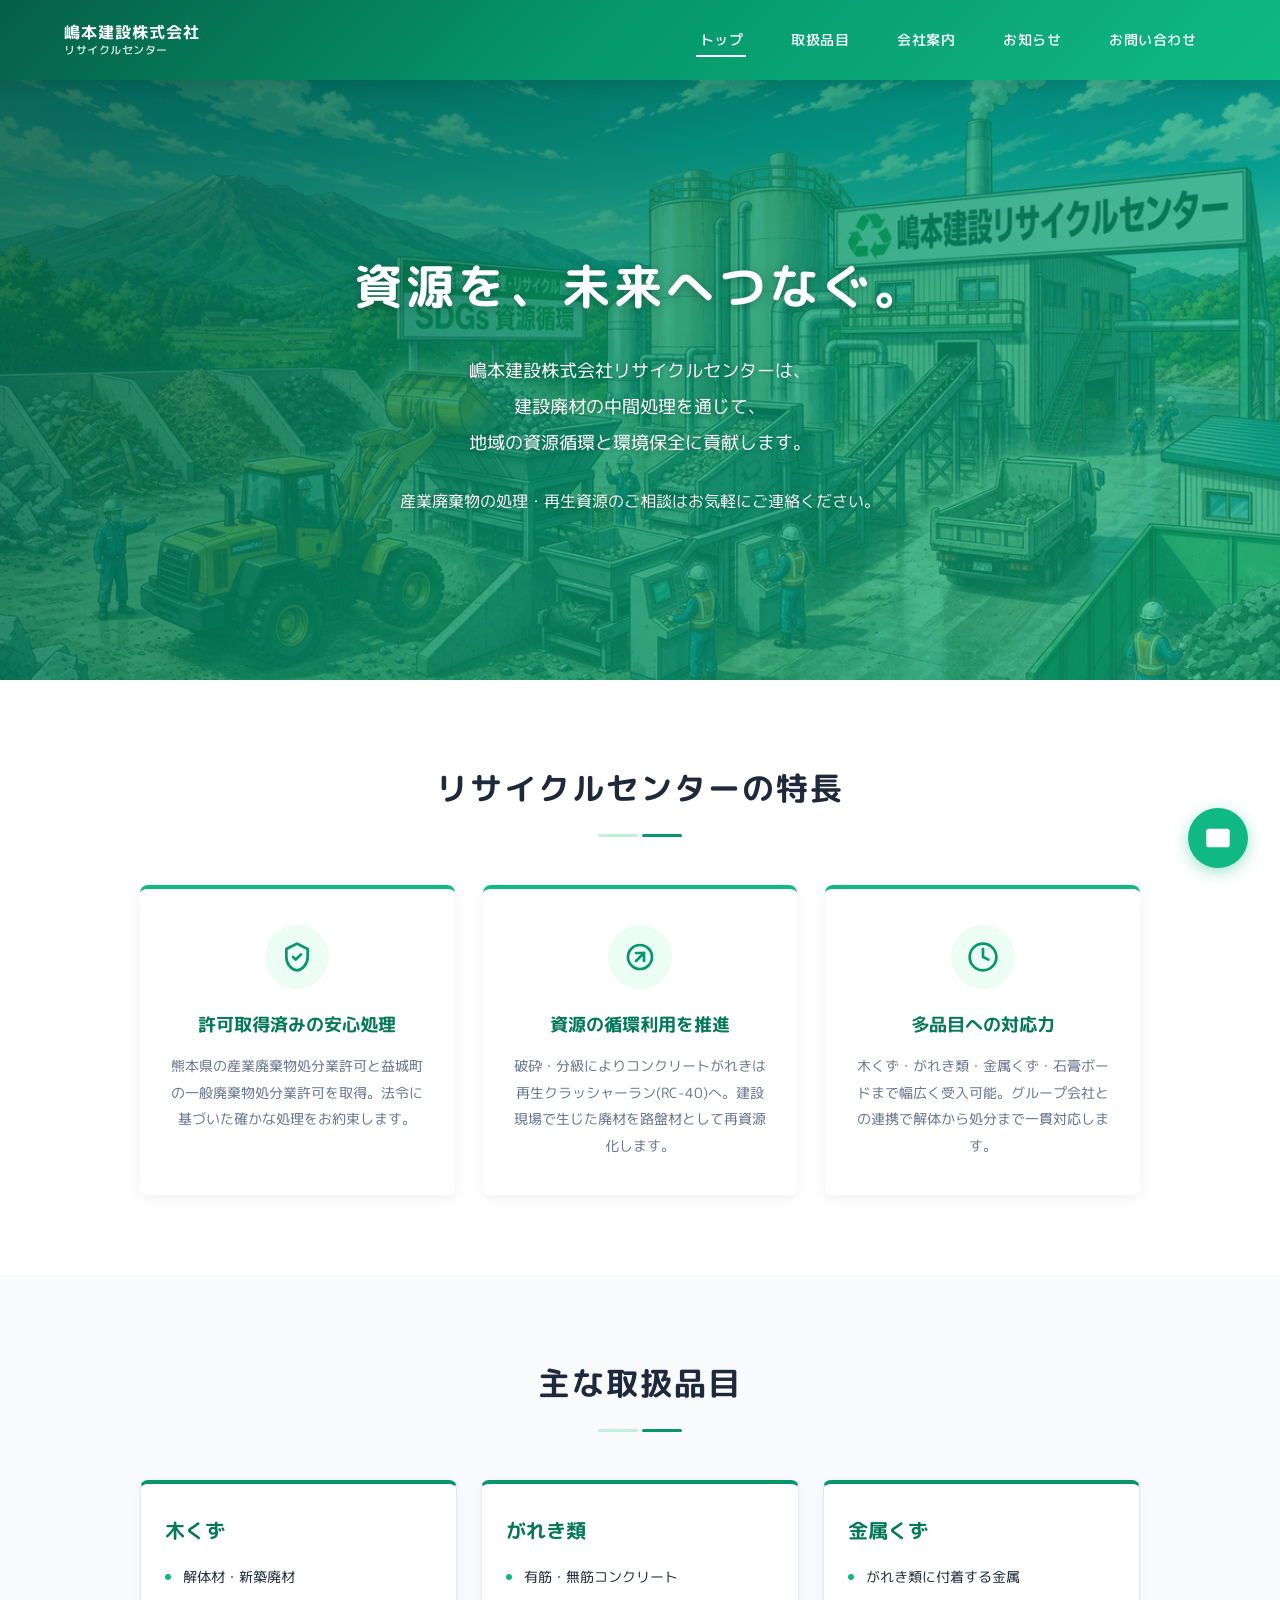
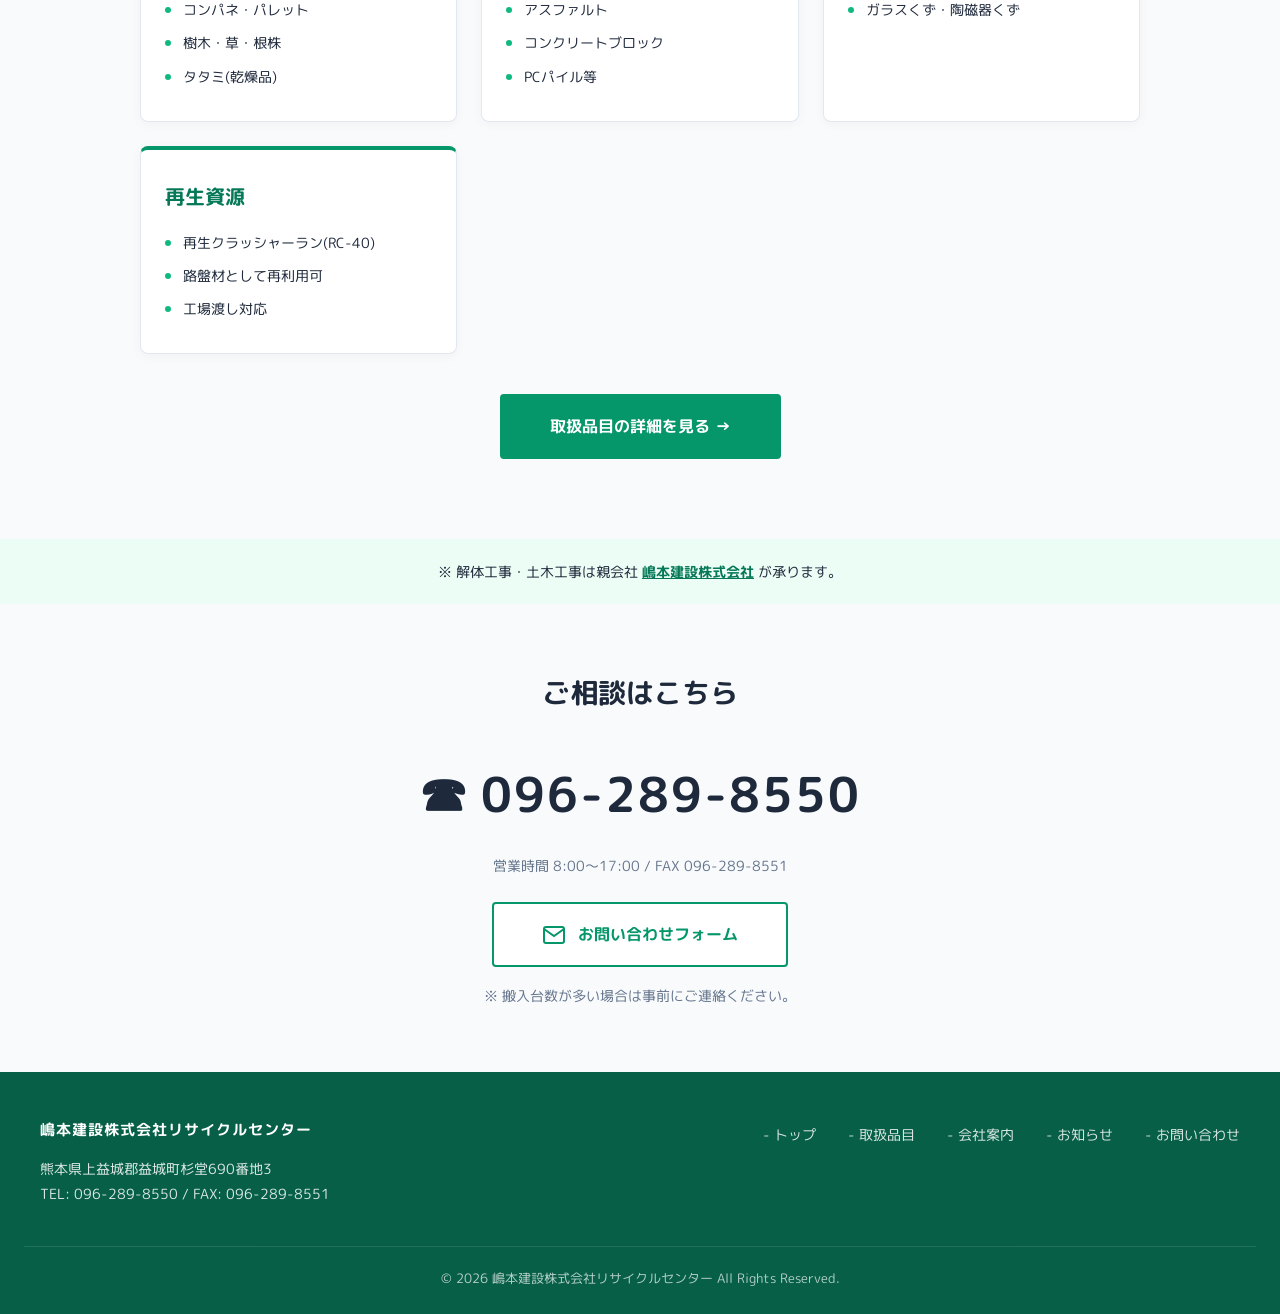
<file: index.html>
<!DOCTYPE html>
<html lang="ja">
<head>
  <meta charset="UTF-8">
  <meta name="viewport" content="width=device-width, initial-scale=1.0">
  <title>嶋本建設株式会社リサイクルセンター | 熊本・益城町の産業廃棄物中間処理・再生資源</title>
  <meta name="description" content="嶋本建設株式会社リサイクルセンターは熊本県上益城郡益城町の産業廃棄物中間処理施設。木くず・コンクリートがれき・金属くず等の破砕・分級・再生、再生クラッシャーラン(RC-40)の製造・販売を行っています。TEL: 096-289-8550">
  <meta name="keywords" content="嶋本建設リサイクルセンター,熊本,益城町,産業廃棄物,中間処理,破砕,分級,木くず,がれき,再生クラッシャーラン,RC-40,解体,リサイクル">
  <meta name="author" content="嶋本建設株式会社リサイクルセンター">
  <link rel="canonical" href="https://rumino-co.github.io/shimamoto-recycle/">

  <!-- Open Graph / Twitter -->
  <meta property="og:type" content="website">
  <meta property="og:site_name" content="嶋本建設株式会社リサイクルセンター">
  <meta property="og:title" content="嶋本建設株式会社リサイクルセンター | 熊本・益城町の産業廃棄物中間処理">
  <meta property="og:description" content="熊本県益城町の産業廃棄物中間処理施設。木くず・がれき類・金属くず等の破砕・分級と再生資源の製造。">
  <meta property="og:url" content="https://rumino-co.github.io/shimamoto-recycle/">
  <meta property="og:image" content="https://rumino-co.github.io/shimamoto-recycle/images/logo.svg">
  <meta property="og:locale" content="ja_JP">
  <meta name="twitter:card" content="summary_large_image">

  <link rel="preconnect" href="https://fonts.googleapis.com">
  <link rel="preconnect" href="https://fonts.gstatic.com" crossorigin>
  <link href="https://fonts.googleapis.com/css2?family=M+PLUS+Rounded+1c:wght@400;500;700;800&display=swap" rel="stylesheet">
  <link rel="stylesheet" href="css/style.css?v=1">

  <!-- Structured Data: LocalBusiness -->
  <script type="application/ld+json">
  {
    "@context": "https://schema.org",
    "@type": "LocalBusiness",
    "name": "嶋本建設株式会社リサイクルセンター",
    "alternateName": "嶋本建設リサイクルセンター",
    "url": "https://rumino-co.github.io/shimamoto-recycle/",
    "telephone": "+81-96-289-8550",
    "faxNumber": "+81-96-289-8551",
    "openingHours": "Mo-Sa 08:00-17:00",
    "address": {
      "@type": "PostalAddress",
      "streetAddress": "杉堂690番地3",
      "addressLocality": "上益城郡益城町",
      "addressRegion": "熊本県",
      "addressCountry": "JP"
    },
    "areaServed": {
      "@type": "AdministrativeArea",
      "name": "熊本県"
    },
    "description": "熊本県上益城郡益城町の産業廃棄物中間処理施設。木くず・コンクリートがれき・金属くず等の破砕・分級、再生クラッシャーラン(RC-40)の製造・販売。",
    "knowsAbout": ["産業廃棄物中間処理", "木くず破砕", "がれき類破砕分級", "金属くず処理", "再生クラッシャーラン", "RC-40", "一般廃棄物処分"]
  }
  </script>
</head>
<body>

  <!-- Header -->
  <header class="header">
    <div class="header-inner">
      <a href="index.html" class="logo">
        <span class="logo-text">嶋本建設株式会社<small>リサイクルセンター</small></span>
      </a>
      <div class="hamburger">
        <span></span><span></span><span></span>
      </div>
      <nav class="nav">
        <ul class="nav-list">
          <li><a href="index.html" class="active">トップ</a></li>
          <li><a href="service.html">取扱品目</a></li>
          <li><a href="profile.html">会社案内</a></li>
          <li><a href="news.html">お知らせ</a></li>
          <li><a href="contact.html">お問い合わせ</a></li>
        </ul>
      </nav>
    </div>
  </header>

  <!-- Hero -->
  <section class="hero">
    <div class="hero-bg"></div>
    <div class="hero-content">
      <h1>資源を、未来へつなぐ。</h1>
      <p>嶋本建設株式会社リサイクルセンターは、<br>
      建設廃材の中間処理を通じて、<br>
      地域の資源循環と環境保全に貢献します。</p>
      <p class="cta-text">産業廃棄物の処理・再生資源のご相談はお気軽にご連絡ください。</p>
    </div>
  </section>

  <!-- Features -->
  <section class="section">
    <div class="section-inner">
      <div class="section-title">
        <h2>リサイクルセンターの特長</h2>
        <div class="divider"><span></span><span></span></div>
      </div>

      <div class="features-grid">
        <div class="feature-card">
          <div class="feature-icon">
            <svg viewBox="0 0 24 24" fill="none" stroke="currentColor" stroke-width="2" stroke-linecap="round" stroke-linejoin="round"><path d="M12 2L4 6v6c0 5 3.5 9.5 8 10 4.5-.5 8-5 8-10V6l-8-4z"/><path d="M9 12l2 2 4-4"/></svg>
          </div>
          <h3>許可取得済みの安心処理</h3>
          <p>熊本県の産業廃棄物処分業許可と益城町の一般廃棄物処分業許可を取得。法令に基づいた確かな処理をお約束します。</p>
        </div>

        <div class="feature-card">
          <div class="feature-icon">
            <svg viewBox="0 0 24 24" fill="none" stroke="currentColor" stroke-width="2" stroke-linecap="round" stroke-linejoin="round"><path d="M21 12a9 9 0 1 1-18 0 9 9 0 0 1 18 0z"/><path d="M15 9l-6 6"/><path d="M9 9h6v6"/></svg>
          </div>
          <h3>資源の循環利用を推進</h3>
          <p>破砕・分級によりコンクリートがれきは再生クラッシャーラン(RC-40)へ。建設現場で生じた廃材を路盤材として再資源化します。</p>
        </div>

        <div class="feature-card">
          <div class="feature-icon">
            <svg viewBox="0 0 24 24" fill="none" stroke="currentColor" stroke-width="2" stroke-linecap="round" stroke-linejoin="round"><circle cx="12" cy="12" r="10"/><path d="M12 6v6l4 2"/></svg>
          </div>
          <h3>多品目への対応力</h3>
          <p>木くず・がれき類・金属くず・石膏ボードまで幅広く受入可能。グループ会社との連携で解体から処分まで一貫対応します。</p>
        </div>
      </div>
    </div>
  </section>

  <!-- Items Overview -->
  <section class="section section-gray">
    <div class="section-inner">
      <div class="section-title">
        <h2>主な取扱品目</h2>
        <div class="divider"><span></span><span></span></div>
      </div>

      <div class="items-grid">
        <div class="item-card">
          <h3>木くず</h3>
          <ul>
            <li>解体材・新築廃材</li>
            <li>コンパネ・パレット</li>
            <li>樹木・草・根株</li>
            <li>タタミ(乾燥品)</li>
          </ul>
        </div>
        <div class="item-card">
          <h3>がれき類</h3>
          <ul>
            <li>有筋・無筋コンクリート</li>
            <li>アスファルト</li>
            <li>コンクリートブロック</li>
            <li>PCパイル等</li>
          </ul>
        </div>
        <div class="item-card">
          <h3>金属くず</h3>
          <ul>
            <li>がれき類に付着する金属</li>
            <li>ガラスくず・陶磁器くず</li>
          </ul>
        </div>
        <div class="item-card">
          <h3>再生資源</h3>
          <ul>
            <li>再生クラッシャーラン(RC-40)</li>
            <li>路盤材として再利用可</li>
            <li>工場渡し対応</li>
          </ul>
        </div>
      </div>

      <div style="text-align: center; margin-top: 40px;">
        <a href="service.html" class="contact-btn" style="background: var(--primary); color: var(--white); border-color: var(--primary);">
          取扱品目の詳細を見る →
        </a>
      </div>
    </div>
  </section>

  <!-- Parent Link Banner -->
  <div class="parent-link">
    <p>※ 解体工事・土木工事は親会社 <a href="https://rumino-co.github.io/" target="_blank" rel="noopener">嶋本建設株式会社</a> が承ります。</p>
  </div>

  <!-- Contact CTA -->
  <section class="contact-section">
    <h2>ご相談はこちら</h2>
    <a href="tel:096-289-8550" class="contact-phone">096-289-8550</a>
    <p class="contact-hours">営業時間 8:00～17:00 / FAX 096-289-8551</p>
    <div>
      <a href="contact.html" class="contact-btn">
        <svg viewBox="0 0 24 24" fill="none" stroke="currentColor" stroke-width="2"><path d="M4 4h16c1.1 0 2 .9 2 2v12c0 1.1-.9 2-2 2H4c-1.1 0-2-.9-2-2V6c0-1.1.9-2 2-2z"/><polyline points="22,6 12,13 2,6"/></svg>
        お問い合わせフォーム
      </a>
    </div>
    <p class="contact-note">※ 搬入台数が多い場合は事前にご連絡ください。</p>
  </section>

  <!-- Footer -->
  <footer class="footer">
    <div class="footer-inner">
      <div>
        <div class="footer-logo">
          <span class="logo-text">嶋本建設株式会社リサイクルセンター</span>
        </div>
        <p class="footer-address">
          熊本県上益城郡益城町杉堂690番地3<br>
          TEL: 096-289-8550 / FAX: 096-289-8551
        </p>
      </div>
      <ul class="footer-nav">
        <li><a href="index.html">トップ</a></li>
        <li><a href="service.html">取扱品目</a></li>
        <li><a href="profile.html">会社案内</a></li>
        <li><a href="news.html">お知らせ</a></li>
        <li><a href="contact.html">お問い合わせ</a></li>
      </ul>
    </div>
    <p class="footer-bottom">&copy; 2026 嶋本建設株式会社リサイクルセンター All Rights Reserved.</p>
  </footer>

  <!-- Floating Contact Button -->
  <a href="contact.html" class="float-contact" aria-label="お問い合わせ">
    <svg viewBox="0 0 24 24"><path d="M4 4h16c1.1 0 2 .9 2 2v12c0 1.1-.9 2-2 2H4c-1.1 0-2-.9-2-2V6c0-1.1.9-2 2-2z"/><polyline points="22,6 12,13 2,6" fill="none" stroke="#fff" stroke-width="2"/></svg>
  </a>

  <script src="js/main.js"></script>
</body>
</html>
</file>
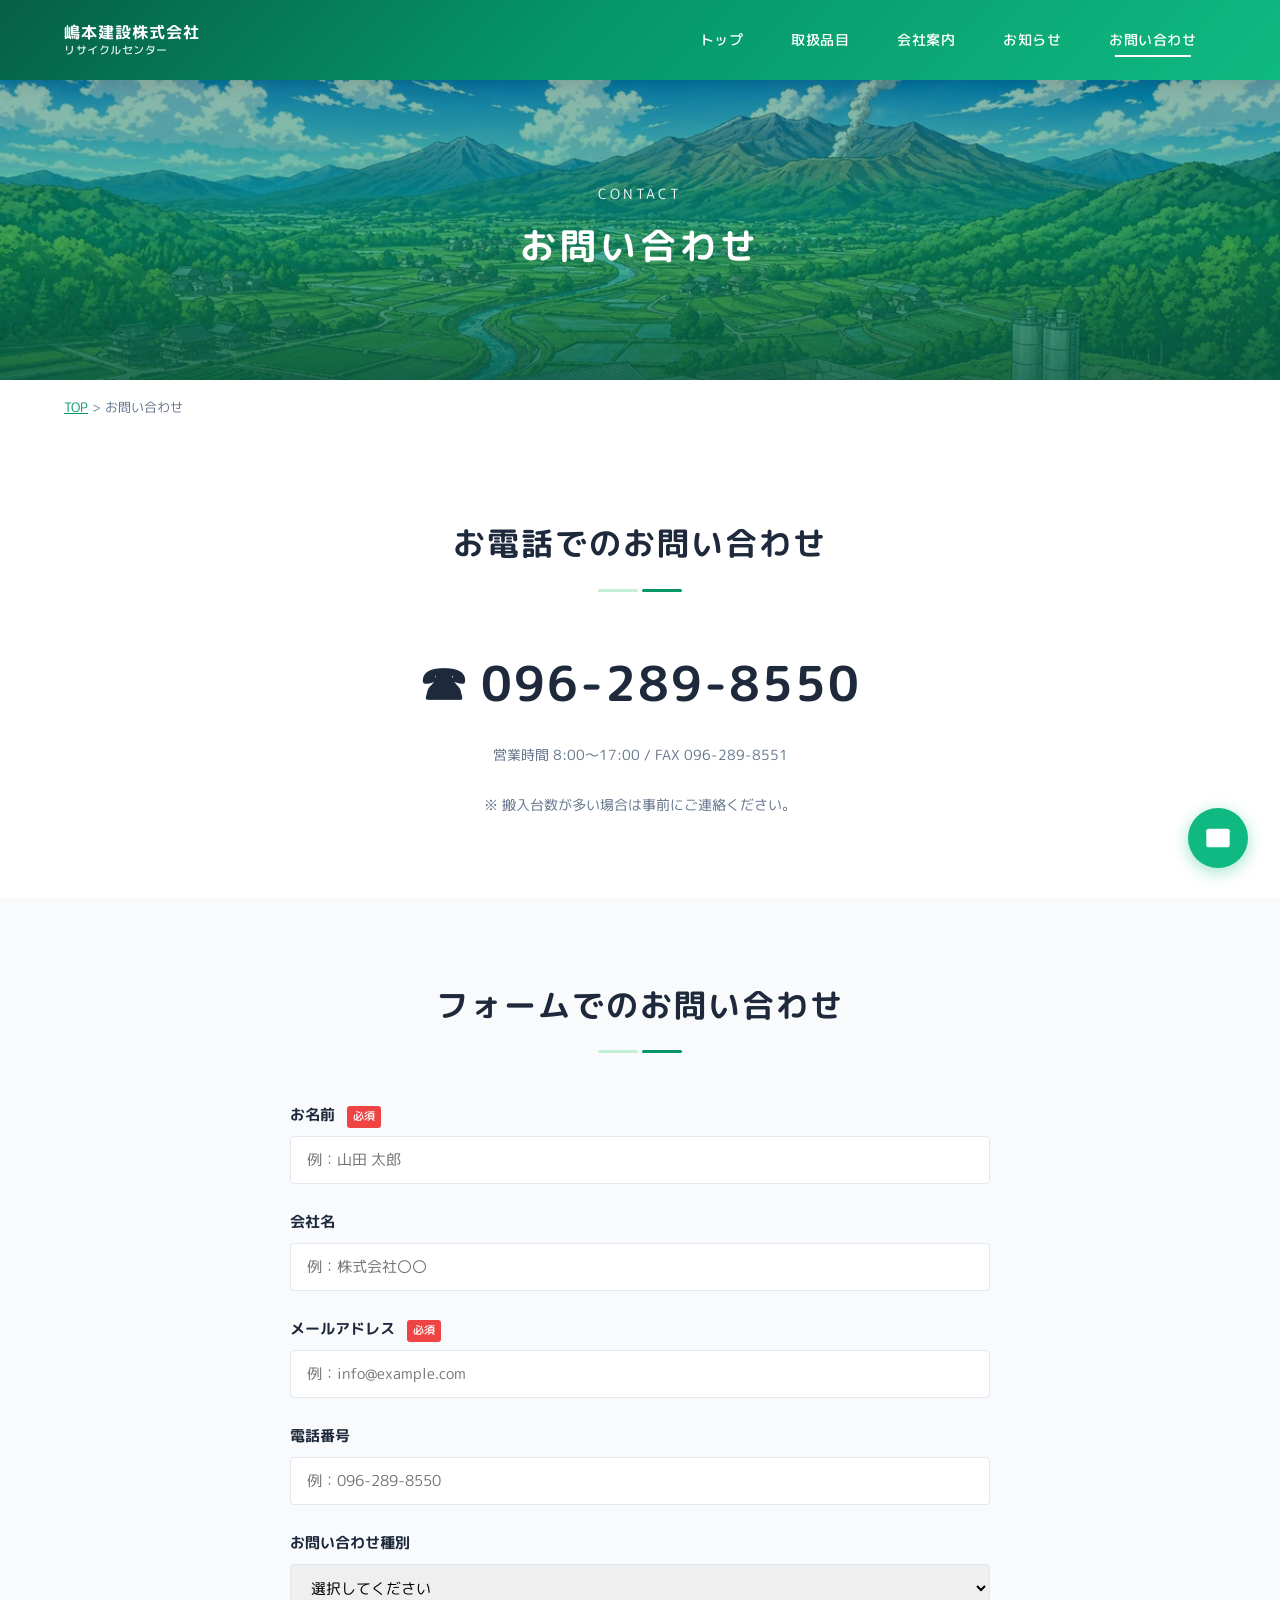
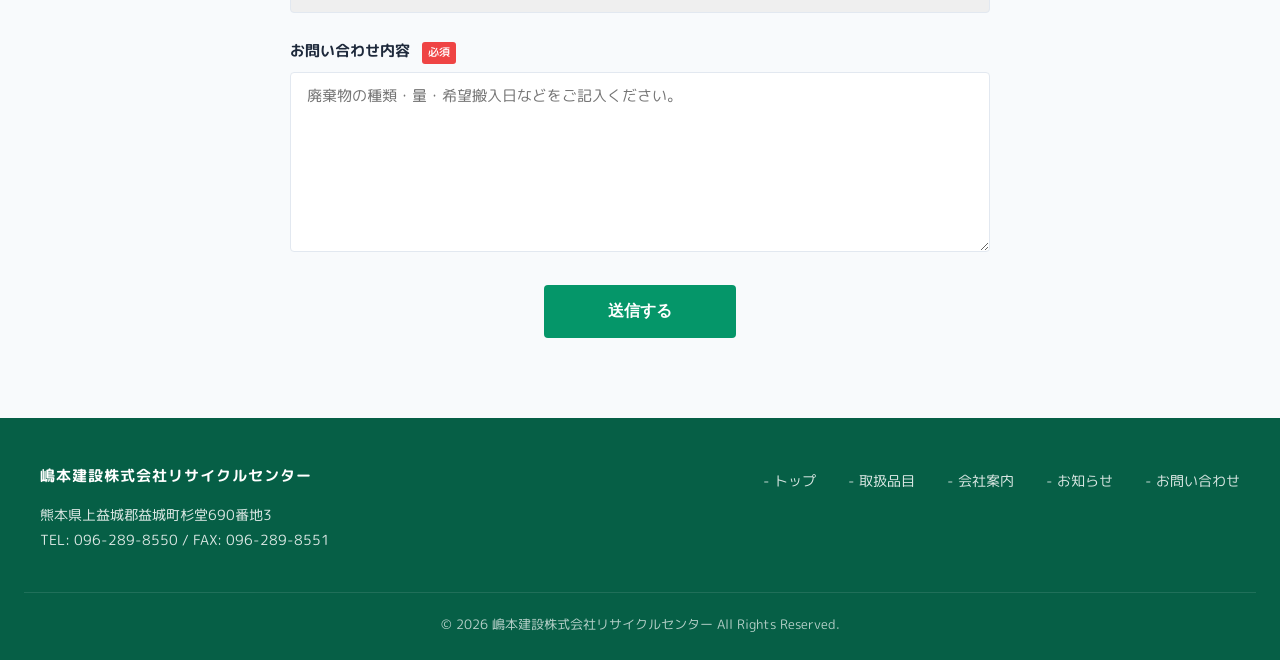
<file: contact.html>
<!DOCTYPE html>
<html lang="ja">
<head>
  <meta charset="UTF-8">
  <meta name="viewport" content="width=device-width, initial-scale=1.0">
  <title>お問い合わせ(TEL: 096-289-8550) | 嶋本建設株式会社リサイクルセンター</title>
  <meta name="description" content="嶋本建設株式会社リサイクルセンターへのお問い合わせはこちら。熊本県上益城郡益城町。お電話(096-289-8550)またはメールフォームから産業廃棄物処理・再生資材のご相談を承ります。">
  <meta name="keywords" content="嶋本建設リサイクルセンター,お問い合わせ,熊本,益城町,産業廃棄物,096-289-8550">
  <link rel="canonical" href="https://rumino-co.github.io/shimamoto-recycle/contact.html">

  <!-- Open Graph -->
  <meta property="og:type" content="website">
  <meta property="og:site_name" content="嶋本建設株式会社リサイクルセンター">
  <meta property="og:title" content="お問い合わせ | 嶋本建設リサイクルセンター">
  <meta property="og:description" content="熊本県益城町の産業廃棄物中間処理施設。お電話(096-289-8550)またはメールフォームからお気軽にご相談ください。">
  <meta property="og:url" content="https://rumino-co.github.io/shimamoto-recycle/contact.html">
  <meta property="og:image" content="https://rumino-co.github.io/shimamoto-recycle/images/logo.svg">
  <meta property="og:locale" content="ja_JP">
  <meta name="twitter:card" content="summary_large_image">

  <link rel="preconnect" href="https://fonts.googleapis.com">
  <link rel="preconnect" href="https://fonts.gstatic.com" crossorigin>
  <link href="https://fonts.googleapis.com/css2?family=M+PLUS+Rounded+1c:wght@400;500;700;800&display=swap" rel="stylesheet">
  <link rel="stylesheet" href="css/style.css?v=3">
</head>
<body>

  <!-- Header -->
  <header class="header">
    <div class="header-inner">
      <a href="index.html" class="logo">
        <span class="logo-text">嶋本建設株式会社<small>リサイクルセンター</small></span>
      </a>
      <div class="hamburger">
        <span></span><span></span><span></span>
      </div>
      <nav class="nav">
        <ul class="nav-list">
          <li><a href="index.html">トップ</a></li>
          <li><a href="service.html">取扱品目</a></li>
          <li><a href="profile.html">会社案内</a></li>
          <li><a href="news.html">お知らせ</a></li>
          <li><a href="contact.html" class="active">お問い合わせ</a></li>
        </ul>
      </nav>
    </div>
  </header>

  <!-- Page Hero -->
  <section class="page-hero">
    <div class="page-hero-bg"></div>
    <div class="page-hero-content">
      <p class="en-title">Contact</p>
      <h1>お問い合わせ</h1>
    </div>
  </section>

  <!-- Breadcrumb -->
  <div class="breadcrumb">
    <a href="index.html">TOP</a> &gt; お問い合わせ
  </div>

  <!-- Phone Section -->
  <section class="section">
    <div class="section-inner" style="text-align: center;">
      <div class="section-title">
        <h2>お電話でのお問い合わせ</h2>
        <div class="divider"><span></span><span></span></div>
      </div>
      <a href="tel:096-289-8550" class="contact-phone">096-289-8550</a>
      <p class="contact-hours">営業時間 8:00～17:00 / FAX 096-289-8551</p>
      <p class="contact-note">※ 搬入台数が多い場合は事前にご連絡ください。</p>
    </div>
  </section>

  <!-- Form Section -->
  <section class="section section-gray">
    <div class="section-inner">
      <div class="section-title">
        <h2>フォームでのお問い合わせ</h2>
        <div class="divider"><span></span><span></span></div>
      </div>

      <form class="contact-form" action="https://formsubmit.co/shimamotokensetsu@vega.ocn.ne.jp" method="POST">
        <input type="hidden" name="_subject" value="【嶋本建設リサイクルセンターHP】お問い合わせがありました">
        <input type="hidden" name="_captcha" value="true">
        <input type="hidden" name="_next" value="https://rumino-co.github.io/shimamoto-recycle/thanks.html">
        <input type="text" name="_honey" style="display:none">
        <input type="hidden" name="_template" value="table">
        <div class="form-group">
          <label>お名前 <span class="required">必須</span></label>
          <input type="text" name="name" required placeholder="例：山田 太郎">
        </div>
        <div class="form-group">
          <label>会社名</label>
          <input type="text" name="company" placeholder="例：株式会社〇〇">
        </div>
        <div class="form-group">
          <label>メールアドレス <span class="required">必須</span></label>
          <input type="email" name="email" required placeholder="例：info@example.com">
        </div>
        <div class="form-group">
          <label>電話番号</label>
          <input type="tel" name="phone" placeholder="例：096-289-8550">
        </div>
        <div class="form-group">
          <label>お問い合わせ種別</label>
          <select name="category">
            <option value="">選択してください</option>
            <option value="廃棄物の持込について">廃棄物の持込について</option>
            <option value="再生クラッシャーラン(RC-40)について">再生クラッシャーラン(RC-40)について</option>
            <option value="受入品目・料金のご相談">受入品目・料金のご相談</option>
            <option value="収集運搬のご依頼">収集運搬のご依頼</option>
            <option value="その他">その他</option>
          </select>
        </div>
        <div class="form-group">
          <label>お問い合わせ内容 <span class="required">必須</span></label>
          <textarea name="message" required placeholder="廃棄物の種類・量・希望搬入日などをご記入ください。"></textarea>
        </div>
        <div style="text-align: center;">
          <button type="submit" class="submit-btn">送信する</button>
        </div>
      </form>
    </div>
  </section>

  <!-- Footer -->
  <footer class="footer">
    <div class="footer-inner">
      <div>
        <div class="footer-logo">
          <span class="logo-text">嶋本建設株式会社リサイクルセンター</span>
        </div>
        <p class="footer-address">
          熊本県上益城郡益城町杉堂690番地3<br>
          TEL: 096-289-8550 / FAX: 096-289-8551
        </p>
      </div>
      <ul class="footer-nav">
        <li><a href="index.html">トップ</a></li>
        <li><a href="service.html">取扱品目</a></li>
        <li><a href="profile.html">会社案内</a></li>
        <li><a href="news.html">お知らせ</a></li>
        <li><a href="contact.html">お問い合わせ</a></li>
      </ul>
    </div>
    <p class="footer-bottom">&copy; 2026 嶋本建設株式会社リサイクルセンター All Rights Reserved.</p>
  </footer>

  <a href="contact.html" class="float-contact" aria-label="お問い合わせ">
    <svg viewBox="0 0 24 24"><path d="M4 4h16c1.1 0 2 .9 2 2v12c0 1.1-.9 2-2 2H4c-1.1 0-2-.9-2-2V6c0-1.1.9-2 2-2z"/><polyline points="22,6 12,13 2,6" fill="none" stroke="#fff" stroke-width="2"/></svg>
  </a>

  <script src="js/main.js"></script>
</body>
</html>
</file>
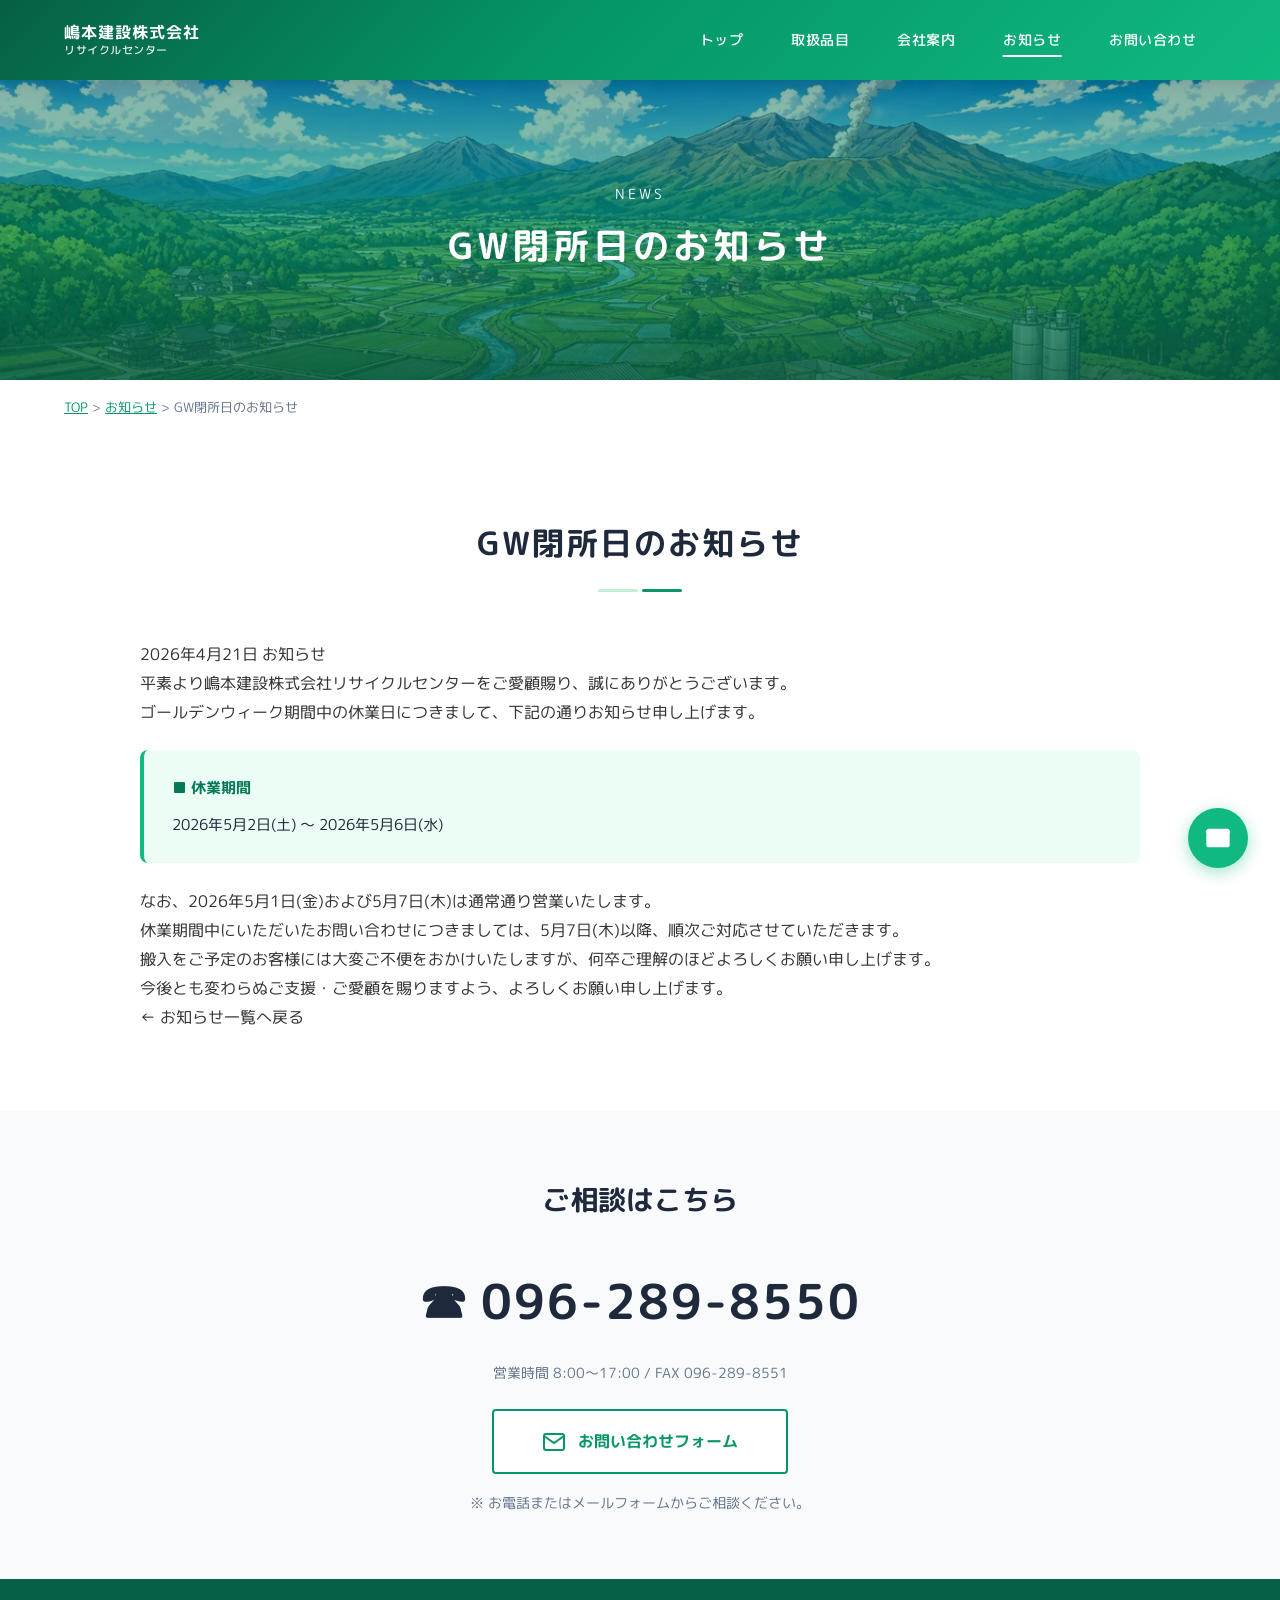
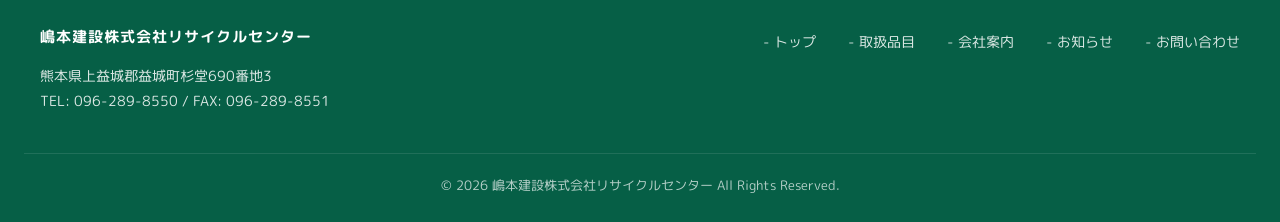
<file: news-gw-2026.html>
<!DOCTYPE html>
<html lang="ja">
<head>
  <meta charset="UTF-8">
  <meta name="viewport" content="width=device-width, initial-scale=1.0">
  <title>GW閉所日のお知らせ | 嶋本建設株式会社リサイクルセンター</title>
  <meta name="description" content="嶋本建設リサイクルセンターのゴールデンウィーク期間中の休業日のお知らせ。2026年5月2日(土)から5月6日(水)まで休業させていただきます。">
  <meta name="keywords" content="嶋本建設リサイクルセンター,GW,ゴールデンウィーク,休業,閉所,熊本,益城町">
  <link rel="canonical" href="https://rumino-co.github.io/shimamoto-recycle/news-gw-2026.html">

  <!-- Open Graph -->
  <meta property="og:type" content="article">
  <meta property="og:site_name" content="嶋本建設株式会社リサイクルセンター">
  <meta property="og:title" content="GW閉所日のお知らせ | 嶋本建設リサイクルセンター">
  <meta property="og:description" content="2026年5月2日(土)から5月6日(水)まで休業させていただきます。">
  <meta property="og:url" content="https://rumino-co.github.io/shimamoto-recycle/news-gw-2026.html">
  <meta property="og:image" content="https://rumino-co.github.io/shimamoto-recycle/images/logo.svg">
  <meta property="og:locale" content="ja_JP">
  <meta name="twitter:card" content="summary_large_image">

  <link rel="preconnect" href="https://fonts.googleapis.com">
  <link rel="preconnect" href="https://fonts.gstatic.com" crossorigin>
  <link href="https://fonts.googleapis.com/css2?family=M+PLUS+Rounded+1c:wght@400;500;700;800&display=swap" rel="stylesheet">
  <link rel="stylesheet" href="css/style.css?v=3">
</head>
<body>

  <!-- Header -->
  <header class="header">
    <div class="header-inner">
      <a href="index.html" class="logo">
        <span class="logo-text">嶋本建設株式会社<small>リサイクルセンター</small></span>
      </a>
      <div class="hamburger">
        <span></span><span></span><span></span>
      </div>
      <nav class="nav">
        <ul class="nav-list">
          <li><a href="index.html">トップ</a></li>
          <li><a href="service.html">取扱品目</a></li>
          <li><a href="profile.html">会社案内</a></li>
          <li><a href="news.html" class="active">お知らせ</a></li>
          <li><a href="contact.html">お問い合わせ</a></li>
        </ul>
      </nav>
    </div>
  </header>

  <!-- Page Hero -->
  <section class="page-hero">
    <div class="page-hero-bg"></div>
    <div class="page-hero-content">
      <p class="en-title">News</p>
      <h1>GW閉所日のお知らせ</h1>
    </div>
  </section>

  <!-- Breadcrumb -->
  <div class="breadcrumb">
    <a href="index.html">TOP</a> &gt; <a href="news.html">お知らせ</a> &gt; GW閉所日のお知らせ
  </div>

  <!-- Main Content -->
  <section class="section">
    <div class="section-inner">
      <div class="section-title">
        <h2>GW閉所日のお知らせ</h2>
        <div class="divider"><span></span><span></span></div>
      </div>

      <div class="news-detail-meta">
        <span class="news-detail-date">2026年4月21日</span>
        <span class="news-detail-tag">お知らせ</span>
      </div>

      <div class="news-detail-body">
        <p>平素より嶋本建設株式会社リサイクルセンターをご愛顧賜り、誠にありがとうございます。</p>

        <p>ゴールデンウィーク期間中の休業日につきまして、下記の通りお知らせ申し上げます。</p>

        <div class="info-box">
          <p><strong>■ 休業期間</strong></p>
          <p>2026年5月2日(土) 〜 2026年5月6日(水)</p>
        </div>

        <p>なお、2026年5月1日(金)および5月7日(木)は通常通り営業いたします。<br>
        休業期間中にいただいたお問い合わせにつきましては、5月7日(木)以降、順次ご対応させていただきます。</p>

        <p>搬入をご予定のお客様には大変ご不便をおかけいたしますが、何卒ご理解のほどよろしくお願い申し上げます。</p>

        <p>今後とも変わらぬご支援・ご愛顧を賜りますよう、よろしくお願い申し上げます。</p>
      </div>

      <div class="back-to-news">
        <a href="news.html" class="back-link">← お知らせ一覧へ戻る</a>
      </div>
    </div>
  </section>

  <!-- Contact CTA -->
  <section class="contact-section">
    <h2>ご相談はこちら</h2>
    <a href="tel:096-289-8550" class="contact-phone">096-289-8550</a>
    <p class="contact-hours">営業時間 8:00～17:00 / FAX 096-289-8551</p>
    <div>
      <a href="contact.html" class="contact-btn">
        <svg viewBox="0 0 24 24" fill="none" stroke="currentColor" stroke-width="2"><path d="M4 4h16c1.1 0 2 .9 2 2v12c0 1.1-.9 2-2 2H4c-1.1 0-2-.9-2-2V6c0-1.1.9-2 2-2z"/><polyline points="22,6 12,13 2,6"/></svg>
        お問い合わせフォーム
      </a>
    </div>
    <p class="contact-note">※ お電話またはメールフォームからご相談ください。</p>
  </section>

  <!-- Footer -->
  <footer class="footer">
    <div class="footer-inner">
      <div>
        <div class="footer-logo">
          <span class="logo-text">嶋本建設株式会社リサイクルセンター</span>
        </div>
        <p class="footer-address">
          熊本県上益城郡益城町杉堂690番地3<br>
          TEL: 096-289-8550 / FAX: 096-289-8551
        </p>
      </div>
      <ul class="footer-nav">
        <li><a href="index.html">トップ</a></li>
        <li><a href="service.html">取扱品目</a></li>
        <li><a href="profile.html">会社案内</a></li>
        <li><a href="news.html">お知らせ</a></li>
        <li><a href="contact.html">お問い合わせ</a></li>
      </ul>
    </div>
    <p class="footer-bottom">&copy; 2026 嶋本建設株式会社リサイクルセンター All Rights Reserved.</p>
  </footer>

  <a href="contact.html" class="float-contact" aria-label="お問い合わせ">
    <svg viewBox="0 0 24 24"><path d="M4 4h16c1.1 0 2 .9 2 2v12c0 1.1-.9 2-2 2H4c-1.1 0-2-.9-2-2V6c0-1.1.9-2 2-2z"/><polyline points="22,6 12,13 2,6" fill="none" stroke="#fff" stroke-width="2"/></svg>
  </a>

  <script src="js/main.js"></script>
</body>
</html>
</file>
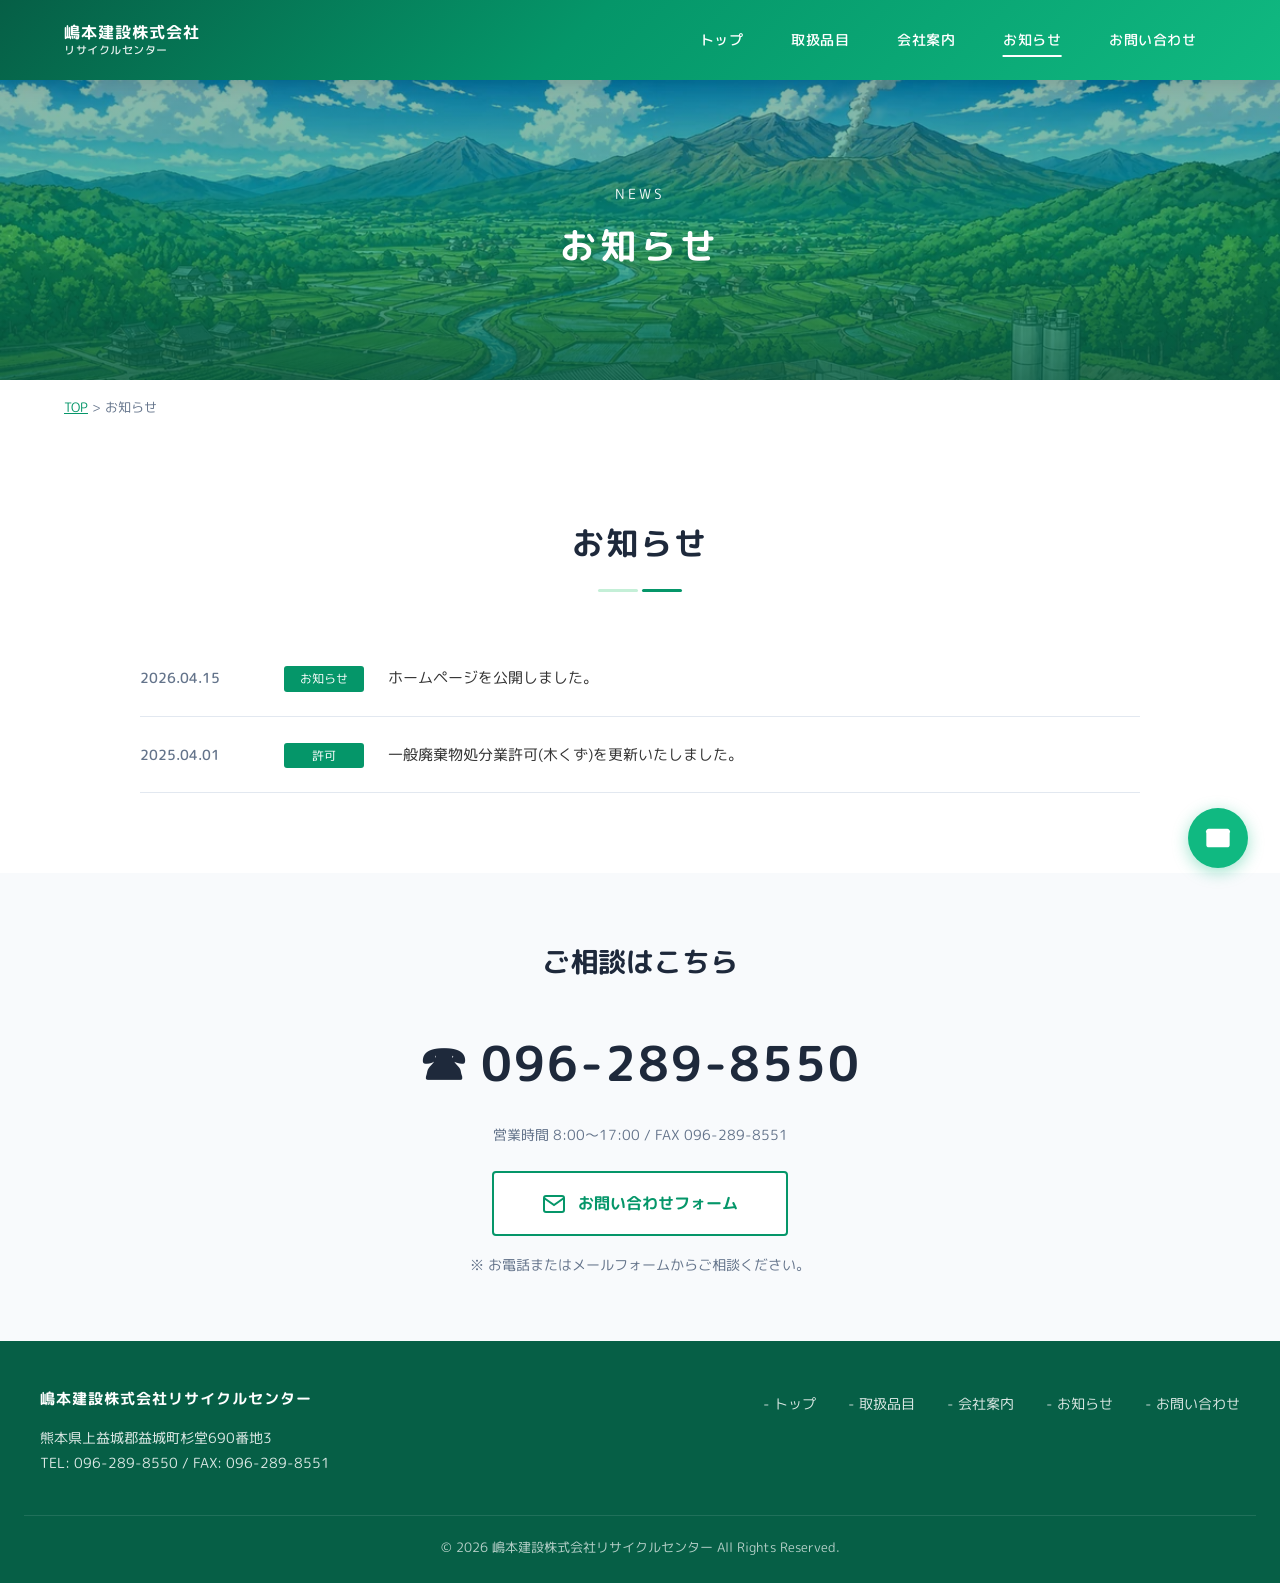
<file: news.html>
<!DOCTYPE html>
<html lang="ja">
<head>
  <meta charset="UTF-8">
  <meta name="viewport" content="width=device-width, initial-scale=1.0">
  <title>お知らせ | 嶋本建設株式会社リサイクルセンター</title>
  <meta name="description" content="嶋本建設リサイクルセンターからのお知らせ一覧。営業日・受入情報・HP更新情報などを掲載しています。">
  <meta name="keywords" content="嶋本建設リサイクルセンター,お知らせ,ニュース,熊本,益城町">
  <link rel="canonical" href="https://rumino-co.github.io/shimamoto-recycle/news.html">

  <!-- Open Graph -->
  <meta property="og:type" content="website">
  <meta property="og:site_name" content="嶋本建設株式会社リサイクルセンター">
  <meta property="og:title" content="お知らせ | 嶋本建設リサイクルセンター">
  <meta property="og:description" content="嶋本建設リサイクルセンターからのお知らせ一覧。">
  <meta property="og:url" content="https://rumino-co.github.io/shimamoto-recycle/news.html">
  <meta property="og:image" content="https://rumino-co.github.io/shimamoto-recycle/images/logo.svg">
  <meta property="og:locale" content="ja_JP">
  <meta name="twitter:card" content="summary_large_image">

  <link rel="preconnect" href="https://fonts.googleapis.com">
  <link rel="preconnect" href="https://fonts.gstatic.com" crossorigin>
  <link href="https://fonts.googleapis.com/css2?family=M+PLUS+Rounded+1c:wght@400;500;700;800&display=swap" rel="stylesheet">
  <link rel="stylesheet" href="css/style.css?v=2">
</head>
<body>

  <!-- Header -->
  <header class="header">
    <div class="header-inner">
      <a href="index.html" class="logo">
        <span class="logo-text">嶋本建設株式会社<small>リサイクルセンター</small></span>
      </a>
      <div class="hamburger">
        <span></span><span></span><span></span>
      </div>
      <nav class="nav">
        <ul class="nav-list">
          <li><a href="index.html">トップ</a></li>
          <li><a href="service.html">取扱品目</a></li>
          <li><a href="profile.html">会社案内</a></li>
          <li><a href="news.html" class="active">お知らせ</a></li>
          <li><a href="contact.html">お問い合わせ</a></li>
        </ul>
      </nav>
    </div>
  </header>

  <!-- Page Hero -->
  <section class="page-hero">
    <div class="page-hero-bg"></div>
    <div class="page-hero-content">
      <p class="en-title">News</p>
      <h1>お知らせ</h1>
    </div>
  </section>

  <!-- Breadcrumb -->
  <div class="breadcrumb">
    <a href="index.html">TOP</a> &gt; お知らせ
  </div>

  <!-- Main Content -->
  <section class="section">
    <div class="section-inner">
      <div class="section-title">
        <h2>お知らせ</h2>
        <div class="divider"><span></span><span></span></div>
      </div>

      <ul class="news-list">
        <li>
          <span class="news-date">2026.04.15</span>
          <span class="news-tag">お知らせ</span>
          <span class="news-title">ホームページを公開しました。</span>
        </li>
        <li>
          <span class="news-date">2025.04.01</span>
          <span class="news-tag">許可</span>
          <span class="news-title">一般廃棄物処分業許可(木くず)を更新いたしました。</span>
        </li>
      </ul>
    </div>
  </section>

  <!-- Contact CTA -->
  <section class="contact-section">
    <h2>ご相談はこちら</h2>
    <a href="tel:096-289-8550" class="contact-phone">096-289-8550</a>
    <p class="contact-hours">営業時間 8:00～17:00 / FAX 096-289-8551</p>
    <div>
      <a href="contact.html" class="contact-btn">
        <svg viewBox="0 0 24 24" fill="none" stroke="currentColor" stroke-width="2"><path d="M4 4h16c1.1 0 2 .9 2 2v12c0 1.1-.9 2-2 2H4c-1.1 0-2-.9-2-2V6c0-1.1.9-2 2-2z"/><polyline points="22,6 12,13 2,6"/></svg>
        お問い合わせフォーム
      </a>
    </div>
    <p class="contact-note">※ お電話またはメールフォームからご相談ください。</p>
  </section>

  <!-- Footer -->
  <footer class="footer">
    <div class="footer-inner">
      <div>
        <div class="footer-logo">
          <span class="logo-text">嶋本建設株式会社リサイクルセンター</span>
        </div>
        <p class="footer-address">
          熊本県上益城郡益城町杉堂690番地3<br>
          TEL: 096-289-8550 / FAX: 096-289-8551
        </p>
      </div>
      <ul class="footer-nav">
        <li><a href="index.html">トップ</a></li>
        <li><a href="service.html">取扱品目</a></li>
        <li><a href="profile.html">会社案内</a></li>
        <li><a href="news.html">お知らせ</a></li>
        <li><a href="contact.html">お問い合わせ</a></li>
      </ul>
    </div>
    <p class="footer-bottom">&copy; 2026 嶋本建設株式会社リサイクルセンター All Rights Reserved.</p>
  </footer>

  <a href="contact.html" class="float-contact" aria-label="お問い合わせ">
    <svg viewBox="0 0 24 24"><path d="M4 4h16c1.1 0 2 .9 2 2v12c0 1.1-.9 2-2 2H4c-1.1 0-2-.9-2-2V6c0-1.1.9-2 2-2z"/><polyline points="22,6 12,13 2,6" fill="none" stroke="#fff" stroke-width="2"/></svg>
  </a>

  <script src="js/main.js"></script>
</body>
</html>
</file>
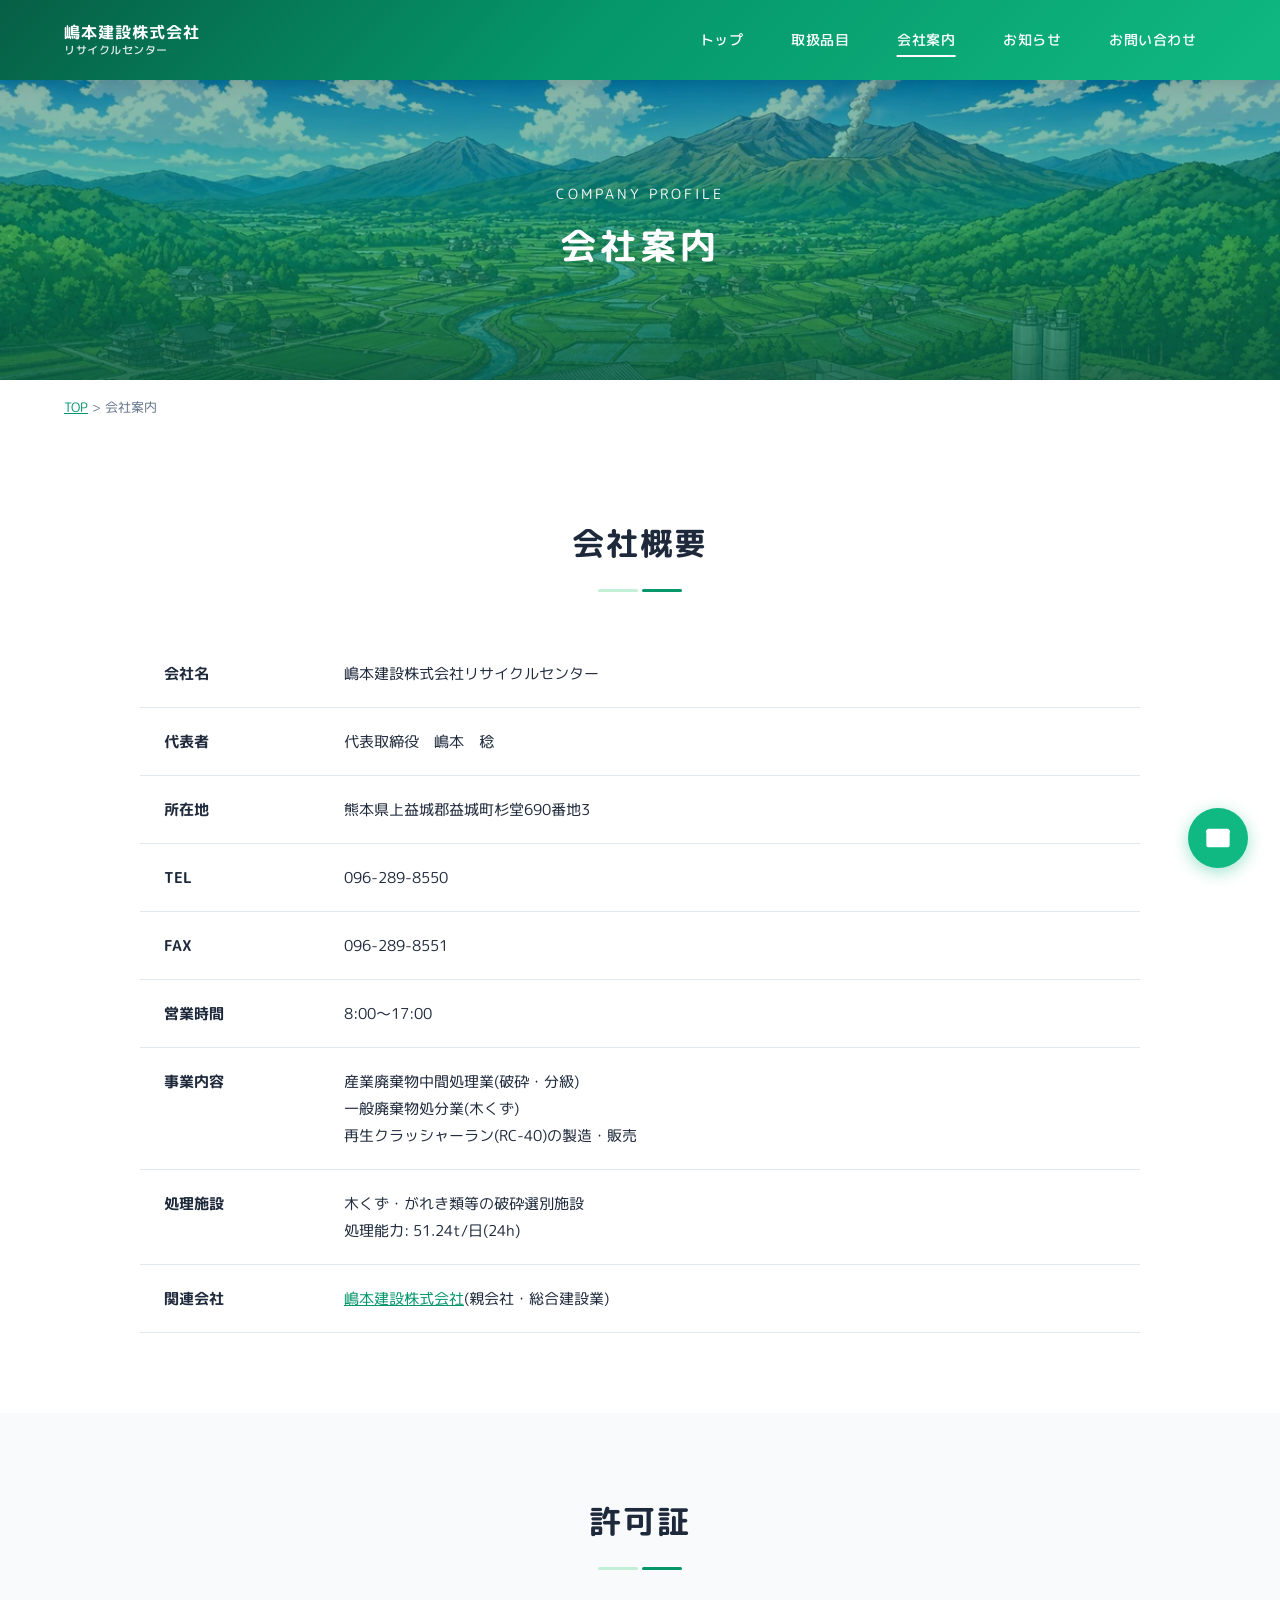
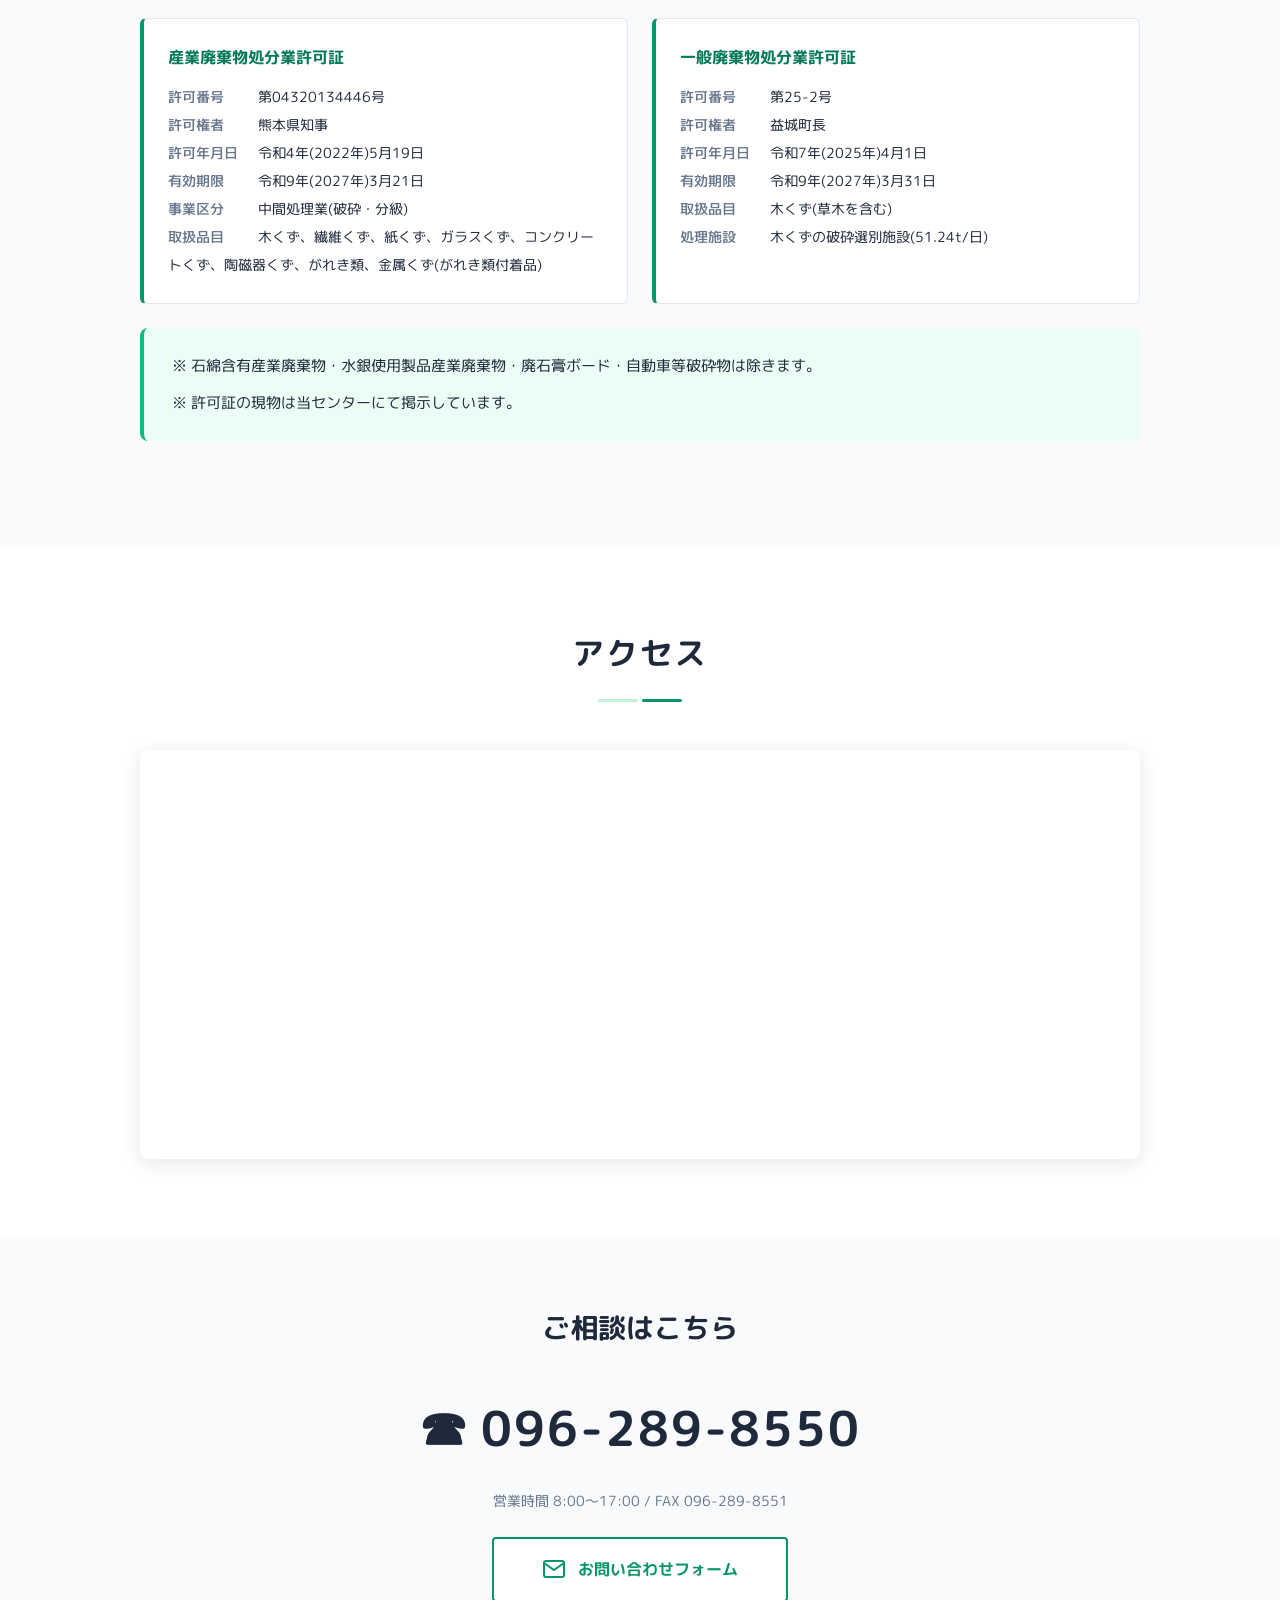
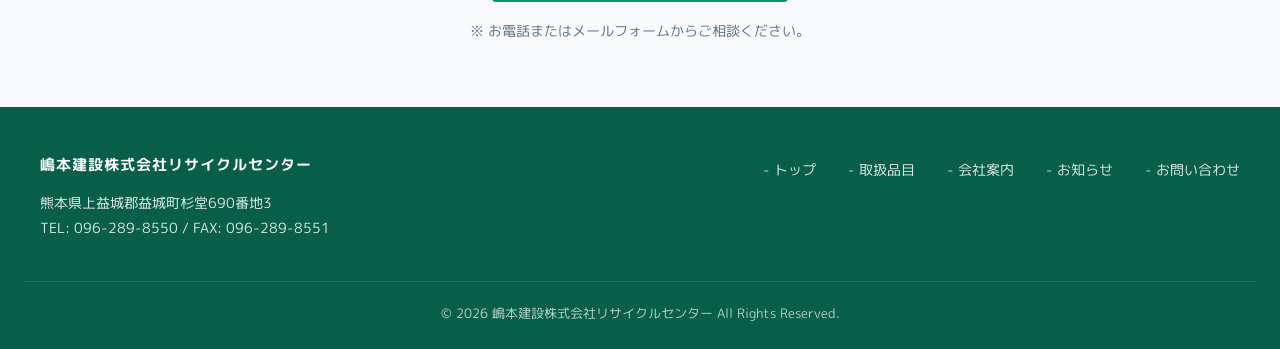
<file: profile.html>
<!DOCTYPE html>
<html lang="ja">
<head>
  <meta charset="UTF-8">
  <meta name="viewport" content="width=device-width, initial-scale=1.0">
  <title>会社案内・許可証 | 嶋本建設株式会社リサイクルセンター</title>
  <meta name="description" content="嶋本建設株式会社リサイクルセンターの会社概要。熊本県上益城郡益城町杉堂に所在する産業廃棄物・一般廃棄物の中間処理施設。代表取締役 嶋本 稔。産業廃棄物処分業許可番号 第04320134446号。">
  <meta name="keywords" content="嶋本建設リサイクルセンター,会社概要,益城町,産業廃棄物処分業許可,一般廃棄物処分業許可,中間処理,嶋本稔">
  <link rel="canonical" href="https://rumino-co.github.io/shimamoto-recycle/profile.html">

  <!-- Open Graph -->
  <meta property="og:type" content="website">
  <meta property="og:site_name" content="嶋本建設株式会社リサイクルセンター">
  <meta property="og:title" content="会社案内 | 嶋本建設リサイクルセンター">
  <meta property="og:description" content="熊本県益城町の産業廃棄物中間処理施設。代表取締役 嶋本 稔。">
  <meta property="og:url" content="https://rumino-co.github.io/shimamoto-recycle/profile.html">
  <meta property="og:image" content="https://rumino-co.github.io/shimamoto-recycle/images/logo.svg">
  <meta property="og:locale" content="ja_JP">
  <meta name="twitter:card" content="summary_large_image">

  <link rel="preconnect" href="https://fonts.googleapis.com">
  <link rel="preconnect" href="https://fonts.gstatic.com" crossorigin>
  <link href="https://fonts.googleapis.com/css2?family=M+PLUS+Rounded+1c:wght@400;500;700;800&display=swap" rel="stylesheet">
  <link rel="stylesheet" href="css/style.css?v=3">

  <!-- Structured Data: LocalBusiness -->
  <script type="application/ld+json">
  {
    "@context": "https://schema.org",
    "@type": "LocalBusiness",
    "name": "嶋本建設株式会社リサイクルセンター",
    "url": "https://rumino-co.github.io/shimamoto-recycle/",
    "telephone": "+81-96-289-8550",
    "faxNumber": "+81-96-289-8551",
    "openingHours": "Mo-Sa 08:00-17:00",
    "address": {
      "@type": "PostalAddress",
      "streetAddress": "杉堂690番地3",
      "addressLocality": "上益城郡益城町",
      "addressRegion": "熊本県",
      "addressCountry": "JP"
    },
    "knowsAbout": ["産業廃棄物中間処理", "一般廃棄物処分", "木くず破砕", "がれき類破砕分級", "再生クラッシャーラン"]
  }
  </script>
</head>
<body>

  <!-- Header -->
  <header class="header">
    <div class="header-inner">
      <a href="index.html" class="logo">
        <span class="logo-text">嶋本建設株式会社<small>リサイクルセンター</small></span>
      </a>
      <div class="hamburger">
        <span></span><span></span><span></span>
      </div>
      <nav class="nav">
        <ul class="nav-list">
          <li><a href="index.html">トップ</a></li>
          <li><a href="service.html">取扱品目</a></li>
          <li><a href="profile.html" class="active">会社案内</a></li>
          <li><a href="news.html">お知らせ</a></li>
          <li><a href="contact.html">お問い合わせ</a></li>
        </ul>
      </nav>
    </div>
  </header>

  <!-- Page Hero -->
  <section class="page-hero">
    <div class="page-hero-bg"></div>
    <div class="page-hero-content">
      <p class="en-title">Company Profile</p>
      <h1>会社案内</h1>
    </div>
  </section>

  <!-- Breadcrumb -->
  <div class="breadcrumb">
    <a href="index.html">TOP</a> &gt; 会社案内
  </div>

  <!-- Company Overview -->
  <section class="section">
    <div class="section-inner">
      <div class="section-title">
        <h2>会社概要</h2>
        <div class="divider"><span></span><span></span></div>
      </div>

      <table class="company-table">
        <tr>
          <th>会社名</th>
          <td>嶋本建設株式会社リサイクルセンター</td>
        </tr>
        <tr>
          <th>代表者</th>
          <td>代表取締役　嶋本　稔</td>
        </tr>
        <tr>
          <th>所在地</th>
          <td>熊本県上益城郡益城町杉堂690番地3</td>
        </tr>
        <tr>
          <th>TEL</th>
          <td>096-289-8550</td>
        </tr>
        <tr>
          <th>FAX</th>
          <td>096-289-8551</td>
        </tr>
        <tr>
          <th>営業時間</th>
          <td>8:00～17:00</td>
        </tr>
        <tr>
          <th>事業内容</th>
          <td>
            産業廃棄物中間処理業(破砕・分級)<br>
            一般廃棄物処分業(木くず)<br>
            再生クラッシャーラン(RC-40)の製造・販売
          </td>
        </tr>
        <tr>
          <th>処理施設</th>
          <td>木くず・がれき類等の破砕選別施設<br>処理能力: 51.24t/日(24h)</td>
        </tr>
        <tr>
          <th>関連会社</th>
          <td>
            <a href="https://rumino-co.github.io/" target="_blank" rel="noopener" style="color: var(--primary); text-decoration: underline;">嶋本建設株式会社</a>(親会社・総合建設業)
          </td>
        </tr>
      </table>
    </div>
  </section>

  <!-- Licenses -->
  <section class="section section-gray">
    <div class="section-inner">
      <div class="section-title">
        <h2>許可証</h2>
        <div class="divider"><span></span><span></span></div>
      </div>

      <div class="license-grid">
        <div class="license-card">
          <h4>産業廃棄物処分業許可証</h4>
          <dl>
            <dt>許可番号</dt><dd>第04320134446号</dd>
            <dt>許可権者</dt><dd>熊本県知事</dd>
            <dt>許可年月日</dt><dd>令和4年(2022年)5月19日</dd>
            <dt>有効期限</dt><dd>令和9年(2027年)3月21日</dd>
            <dt>事業区分</dt><dd>中間処理業(破砕・分級)</dd>
            <dt>取扱品目</dt><dd>木くず、繊維くず、紙くず、ガラスくず、コンクリートくず、陶磁器くず、がれき類、金属くず(がれき類付着品)</dd>
          </dl>
        </div>

        <div class="license-card">
          <h4>一般廃棄物処分業許可証</h4>
          <dl>
            <dt>許可番号</dt><dd>第25-2号</dd>
            <dt>許可権者</dt><dd>益城町長</dd>
            <dt>許可年月日</dt><dd>令和7年(2025年)4月1日</dd>
            <dt>有効期限</dt><dd>令和9年(2027年)3月31日</dd>
            <dt>取扱品目</dt><dd>木くず(草木を含む)</dd>
            <dt>処理施設</dt><dd>木くずの破砕選別施設(51.24t/日)</dd>
          </dl>
        </div>
      </div>

      <div class="info-box" style="margin-top: 24px;">
        <p>※ 石綿含有産業廃棄物・水銀使用製品産業廃棄物・廃石膏ボード・自動車等破砕物は除きます。</p>
        <p>※ 許可証の現物は当センターにて掲示しています。</p>
      </div>
    </div>
  </section>

  <!-- Map Section -->
  <section class="section">
    <div class="section-inner">
      <div class="section-title">
        <h2>アクセス</h2>
        <div class="divider"><span></span><span></span></div>
      </div>
      <div style="border-radius: 8px; overflow: hidden; box-shadow: 0 4px 20px rgba(0,0,0,0.1);">
        <iframe
          src="https://maps.google.com/maps?q=%E7%86%8A%E6%9C%AC%E7%9C%8C%E4%B8%8A%E7%9B%8A%E5%9F%8E%E9%83%A1%E7%9B%8A%E5%9F%8E%E7%94%BA%E6%9D%89%E5%A0%82690-3&hl=ja&z=16&output=embed"
          width="100%" height="400" style="border:0;" allowfullscreen="" loading="lazy"
          referrerpolicy="no-referrer-when-downgrade" title="嶋本建設株式会社リサイクルセンター 所在地"></iframe>
      </div>
    </div>
  </section>

  <!-- Contact CTA -->
  <section class="contact-section">
    <h2>ご相談はこちら</h2>
    <a href="tel:096-289-8550" class="contact-phone">096-289-8550</a>
    <p class="contact-hours">営業時間 8:00～17:00 / FAX 096-289-8551</p>
    <div>
      <a href="contact.html" class="contact-btn">
        <svg viewBox="0 0 24 24" fill="none" stroke="currentColor" stroke-width="2"><path d="M4 4h16c1.1 0 2 .9 2 2v12c0 1.1-.9 2-2 2H4c-1.1 0-2-.9-2-2V6c0-1.1.9-2 2-2z"/><polyline points="22,6 12,13 2,6"/></svg>
        お問い合わせフォーム
      </a>
    </div>
    <p class="contact-note">※ お電話またはメールフォームからご相談ください。</p>
  </section>

  <!-- Footer -->
  <footer class="footer">
    <div class="footer-inner">
      <div>
        <div class="footer-logo">
          <span class="logo-text">嶋本建設株式会社リサイクルセンター</span>
        </div>
        <p class="footer-address">
          熊本県上益城郡益城町杉堂690番地3<br>
          TEL: 096-289-8550 / FAX: 096-289-8551
        </p>
      </div>
      <ul class="footer-nav">
        <li><a href="index.html">トップ</a></li>
        <li><a href="service.html">取扱品目</a></li>
        <li><a href="profile.html">会社案内</a></li>
        <li><a href="news.html">お知らせ</a></li>
        <li><a href="contact.html">お問い合わせ</a></li>
      </ul>
    </div>
    <p class="footer-bottom">&copy; 2026 嶋本建設株式会社リサイクルセンター All Rights Reserved.</p>
  </footer>

  <a href="contact.html" class="float-contact" aria-label="お問い合わせ">
    <svg viewBox="0 0 24 24"><path d="M4 4h16c1.1 0 2 .9 2 2v12c0 1.1-.9 2-2 2H4c-1.1 0-2-.9-2-2V6c0-1.1.9-2 2-2z"/><polyline points="22,6 12,13 2,6" fill="none" stroke="#fff" stroke-width="2"/></svg>
  </a>

  <script src="js/main.js"></script>
</body>
</html>
</file>
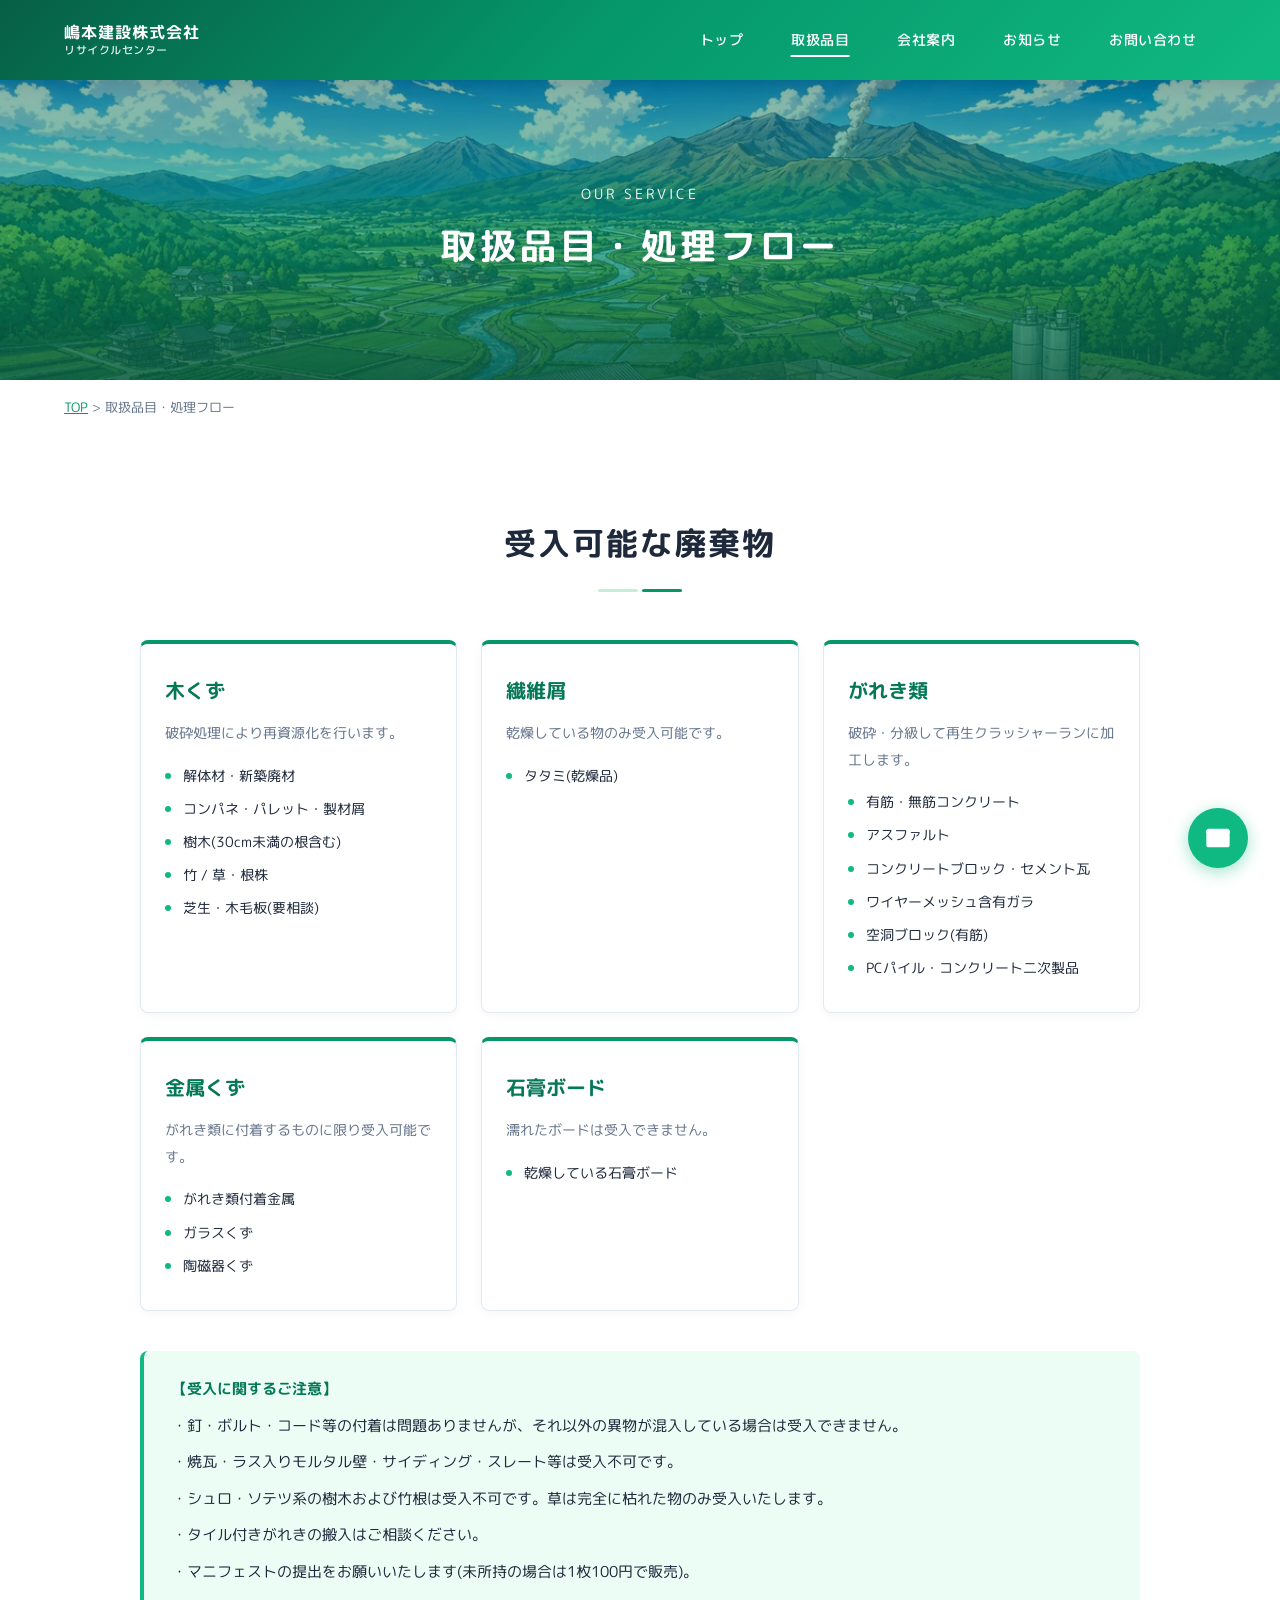
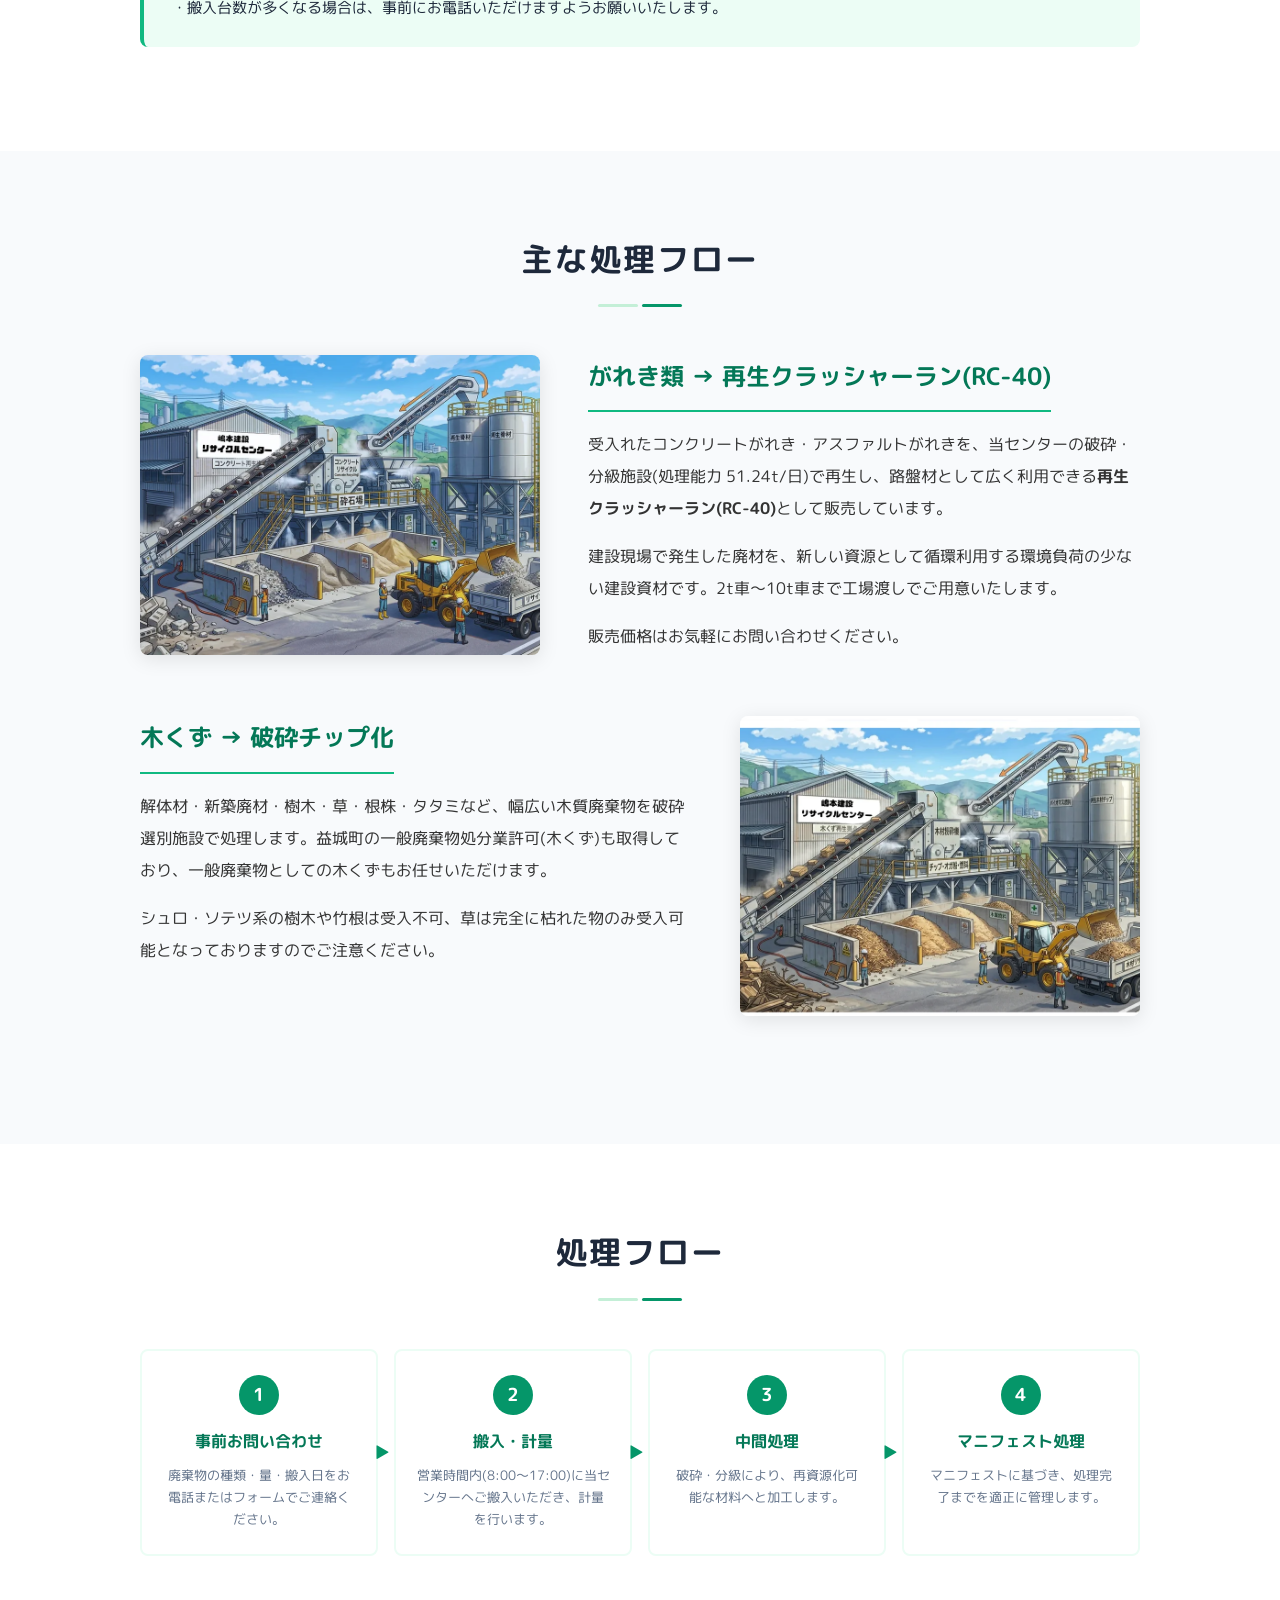
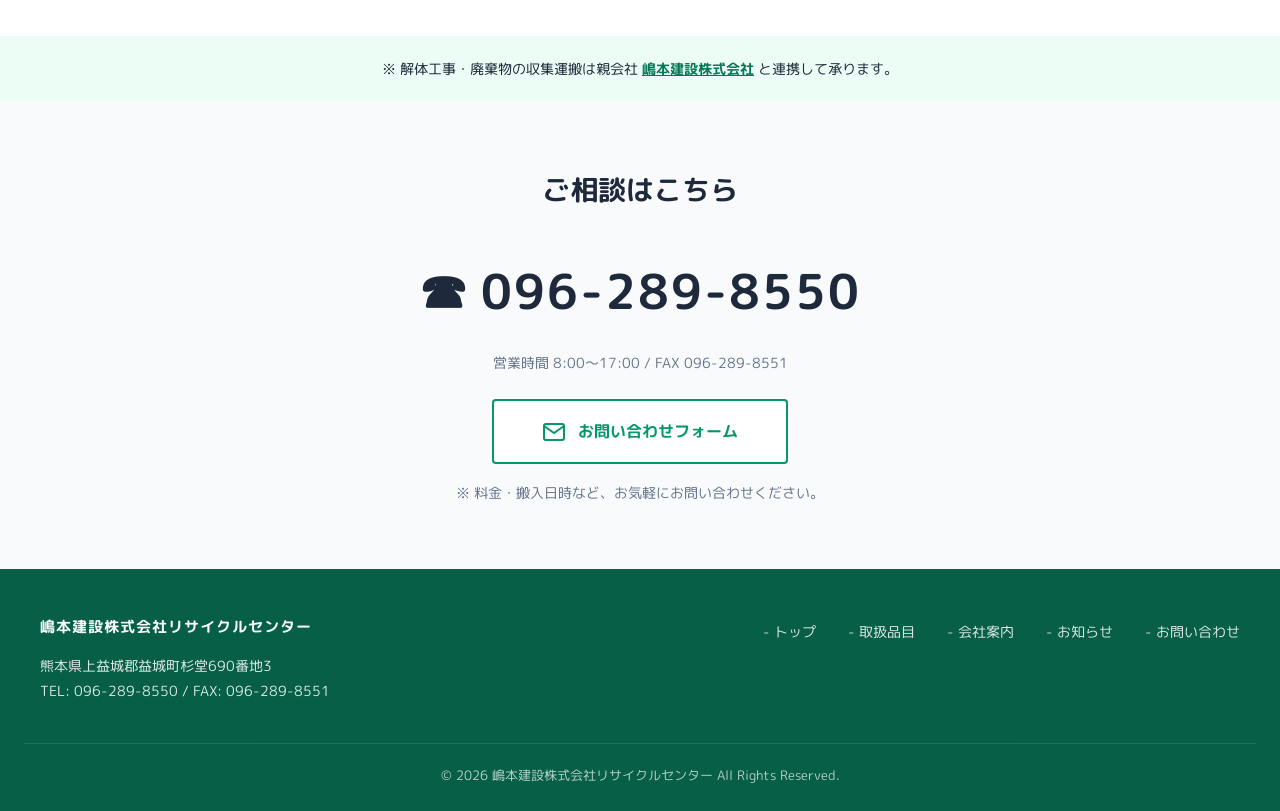
<file: service.html>
<!DOCTYPE html>
<html lang="ja">
<head>
  <meta charset="UTF-8">
  <meta name="viewport" content="width=device-width, initial-scale=1.0">
  <title>取扱品目・処理フロー | 嶋本建設株式会社リサイクルセンター</title>
  <meta name="description" content="嶋本建設リサイクルセンターの取扱品目と処理フロー。木くず・がれき類・金属くず・石膏ボードの破砕・分級による中間処理と、再生クラッシャーラン(RC-40)の製造を行っています。">
  <meta name="keywords" content="嶋本建設リサイクルセンター,取扱品目,処理フロー,木くず,がれき類,金属くず,石膏ボード,RC-40,再生クラッシャーラン">
  <link rel="canonical" href="https://rumino-co.github.io/shimamoto-recycle/service.html">

  <!-- Open Graph -->
  <meta property="og:type" content="website">
  <meta property="og:site_name" content="嶋本建設株式会社リサイクルセンター">
  <meta property="og:title" content="取扱品目・処理フロー | 嶋本建設リサイクルセンター">
  <meta property="og:description" content="木くず・がれき類・金属くず・石膏ボードの中間処理と、再生クラッシャーラン(RC-40)の製造。">
  <meta property="og:url" content="https://rumino-co.github.io/shimamoto-recycle/service.html">
  <meta property="og:image" content="https://rumino-co.github.io/shimamoto-recycle/images/logo.svg">
  <meta property="og:locale" content="ja_JP">
  <meta name="twitter:card" content="summary_large_image">

  <link rel="preconnect" href="https://fonts.googleapis.com">
  <link rel="preconnect" href="https://fonts.gstatic.com" crossorigin>
  <link href="https://fonts.googleapis.com/css2?family=M+PLUS+Rounded+1c:wght@400;500;700;800&display=swap" rel="stylesheet">
  <link rel="stylesheet" href="css/style.css?v=1">
</head>
<body>

  <!-- Header -->
  <header class="header">
    <div class="header-inner">
      <a href="index.html" class="logo">
        <span class="logo-text">嶋本建設株式会社<small>リサイクルセンター</small></span>
      </a>
      <div class="hamburger">
        <span></span><span></span><span></span>
      </div>
      <nav class="nav">
        <ul class="nav-list">
          <li><a href="index.html">トップ</a></li>
          <li><a href="service.html" class="active">取扱品目</a></li>
          <li><a href="profile.html">会社案内</a></li>
          <li><a href="news.html">お知らせ</a></li>
          <li><a href="contact.html">お問い合わせ</a></li>
        </ul>
      </nav>
    </div>
  </header>

  <!-- Page Hero -->
  <section class="page-hero">
    <div class="page-hero-bg"></div>
    <div class="page-hero-content">
      <p class="en-title">Our Service</p>
      <h1>取扱品目・処理フロー</h1>
    </div>
  </section>

  <!-- Breadcrumb -->
  <div class="breadcrumb">
    <a href="index.html">TOP</a> &gt; 取扱品目・処理フロー
  </div>

  <!-- Items -->
  <section class="section">
    <div class="section-inner">
      <div class="section-title">
        <h2>受入可能な廃棄物</h2>
        <div class="divider"><span></span><span></span></div>
      </div>

      <div class="items-grid">
        <div class="item-card">
          <h3>木くず</h3>
          <p>破砕処理により再資源化を行います。</p>
          <ul>
            <li>解体材・新築廃材</li>
            <li>コンパネ・パレット・製材屑</li>
            <li>樹木(30cm未満の根含む)</li>
            <li>竹 / 草・根株</li>
            <li>芝生・木毛板(要相談)</li>
          </ul>
        </div>

        <div class="item-card">
          <h3>繊維屑</h3>
          <p>乾燥している物のみ受入可能です。</p>
          <ul>
            <li>タタミ(乾燥品)</li>
          </ul>
        </div>

        <div class="item-card">
          <h3>がれき類</h3>
          <p>破砕・分級して再生クラッシャーランに加工します。</p>
          <ul>
            <li>有筋・無筋コンクリート</li>
            <li>アスファルト</li>
            <li>コンクリートブロック・セメント瓦</li>
            <li>ワイヤーメッシュ含有ガラ</li>
            <li>空洞ブロック(有筋)</li>
            <li>PCパイル・コンクリート二次製品</li>
          </ul>
        </div>

        <div class="item-card">
          <h3>金属くず</h3>
          <p>がれき類に付着するものに限り受入可能です。</p>
          <ul>
            <li>がれき類付着金属</li>
            <li>ガラスくず</li>
            <li>陶磁器くず</li>
          </ul>
        </div>

        <div class="item-card">
          <h3>石膏ボード</h3>
          <p>濡れたボードは受入できません。</p>
          <ul>
            <li>乾燥している石膏ボード</li>
          </ul>
        </div>
      </div>

      <div class="info-box" style="margin-top: 40px;">
        <p><strong>【受入に関するご注意】</strong></p>
        <p>・釘・ボルト・コード等の付着は問題ありませんが、それ以外の異物が混入している場合は受入できません。</p>
        <p>・焼瓦・ラス入りモルタル壁・サイディング・スレート等は受入不可です。</p>
        <p>・シュロ・ソテツ系の樹木および竹根は受入不可です。草は完全に枯れた物のみ受入いたします。</p>
        <p>・タイル付きがれきの搬入はご相談ください。</p>
        <p>・マニフェストの提出をお願いいたします(未所持の場合は1枚100円で販売)。</p>
        <p>・搬入台数が多くなる場合は、事前にお電話いただけますようお願いいたします。</p>
      </div>
    </div>
  </section>

  <!-- Main processing streams -->
  <section class="section section-gray">
    <div class="section-inner">
      <div class="section-title">
        <h2>主な処理フロー</h2>
        <div class="divider"><span></span><span></span></div>
      </div>

      <div class="business-block">
        <div class="business-image">
          <img src="images/kon1.webp" alt="コンクリートがれきの破砕・再生施設" loading="lazy" width="1200" height="655">
        </div>
        <div class="business-text">
          <h3>がれき類 → 再生クラッシャーラン(RC-40)</h3>
          <p>受入れたコンクリートがれき・アスファルトがれきを、当センターの破砕・分級施設(処理能力 51.24t/日)で再生し、路盤材として広く利用できる<strong>再生クラッシャーラン(RC-40)</strong>として販売しています。</p>
          <p>建設現場で発生した廃材を、新しい資源として循環利用する環境負荷の少ない建設資材です。2t車～10t車まで工場渡しでご用意いたします。</p>
          <p>販売価格はお気軽にお問い合わせください。</p>
        </div>
      </div>

      <div class="business-block reverse">
        <div class="business-image">
          <img src="images/kikuzu1.webp" alt="木くずの破砕選別処理施設" loading="lazy" width="1200" height="655">
        </div>
        <div class="business-text">
          <h3>木くず → 破砕チップ化</h3>
          <p>解体材・新築廃材・樹木・草・根株・タタミなど、幅広い木質廃棄物を破砕選別施設で処理します。益城町の一般廃棄物処分業許可(木くず)も取得しており、一般廃棄物としての木くずもお任せいただけます。</p>
          <p>シュロ・ソテツ系の樹木や竹根は受入不可、草は完全に枯れた物のみ受入可能となっておりますのでご注意ください。</p>
        </div>
      </div>
    </div>
  </section>

  <!-- Process Flow -->
  <section class="section">
    <div class="section-inner">
      <div class="section-title">
        <h2>処理フロー</h2>
        <div class="divider"><span></span><span></span></div>
      </div>

      <div class="flow-steps">
        <div class="flow-step">
          <div class="step-num">1</div>
          <h4>事前お問い合わせ</h4>
          <p>廃棄物の種類・量・搬入日をお電話またはフォームでご連絡ください。</p>
        </div>
        <div class="flow-step">
          <div class="step-num">2</div>
          <h4>搬入・計量</h4>
          <p>営業時間内(8:00～17:00)に当センターへご搬入いただき、計量を行います。</p>
        </div>
        <div class="flow-step">
          <div class="step-num">3</div>
          <h4>中間処理</h4>
          <p>破砕・分級により、再資源化可能な材料へと加工します。</p>
        </div>
        <div class="flow-step">
          <div class="step-num">4</div>
          <h4>マニフェスト処理</h4>
          <p>マニフェストに基づき、処理完了までを適正に管理します。</p>
        </div>
      </div>
    </div>
  </section>

  <!-- Parent Link Banner -->
  <div class="parent-link">
    <p>※ 解体工事・廃棄物の収集運搬は親会社 <a href="https://rumino-co.github.io/" target="_blank" rel="noopener">嶋本建設株式会社</a> と連携して承ります。</p>
  </div>

  <!-- Contact CTA -->
  <section class="contact-section">
    <h2>ご相談はこちら</h2>
    <a href="tel:096-289-8550" class="contact-phone">096-289-8550</a>
    <p class="contact-hours">営業時間 8:00～17:00 / FAX 096-289-8551</p>
    <div>
      <a href="contact.html" class="contact-btn">
        <svg viewBox="0 0 24 24" fill="none" stroke="currentColor" stroke-width="2"><path d="M4 4h16c1.1 0 2 .9 2 2v12c0 1.1-.9 2-2 2H4c-1.1 0-2-.9-2-2V6c0-1.1.9-2 2-2z"/><polyline points="22,6 12,13 2,6"/></svg>
        お問い合わせフォーム
      </a>
    </div>
    <p class="contact-note">※ 料金・搬入日時など、お気軽にお問い合わせください。</p>
  </section>

  <!-- Footer -->
  <footer class="footer">
    <div class="footer-inner">
      <div>
        <div class="footer-logo">
          <span class="logo-text">嶋本建設株式会社リサイクルセンター</span>
        </div>
        <p class="footer-address">
          熊本県上益城郡益城町杉堂690番地3<br>
          TEL: 096-289-8550 / FAX: 096-289-8551
        </p>
      </div>
      <ul class="footer-nav">
        <li><a href="index.html">トップ</a></li>
        <li><a href="service.html">取扱品目</a></li>
        <li><a href="profile.html">会社案内</a></li>
        <li><a href="news.html">お知らせ</a></li>
        <li><a href="contact.html">お問い合わせ</a></li>
      </ul>
    </div>
    <p class="footer-bottom">&copy; 2026 嶋本建設株式会社リサイクルセンター All Rights Reserved.</p>
  </footer>

  <a href="contact.html" class="float-contact" aria-label="お問い合わせ">
    <svg viewBox="0 0 24 24"><path d="M4 4h16c1.1 0 2 .9 2 2v12c0 1.1-.9 2-2 2H4c-1.1 0-2-.9-2-2V6c0-1.1.9-2 2-2z"/><polyline points="22,6 12,13 2,6" fill="none" stroke="#fff" stroke-width="2"/></svg>
  </a>

  <script src="js/main.js"></script>
</body>
</html>
</file>
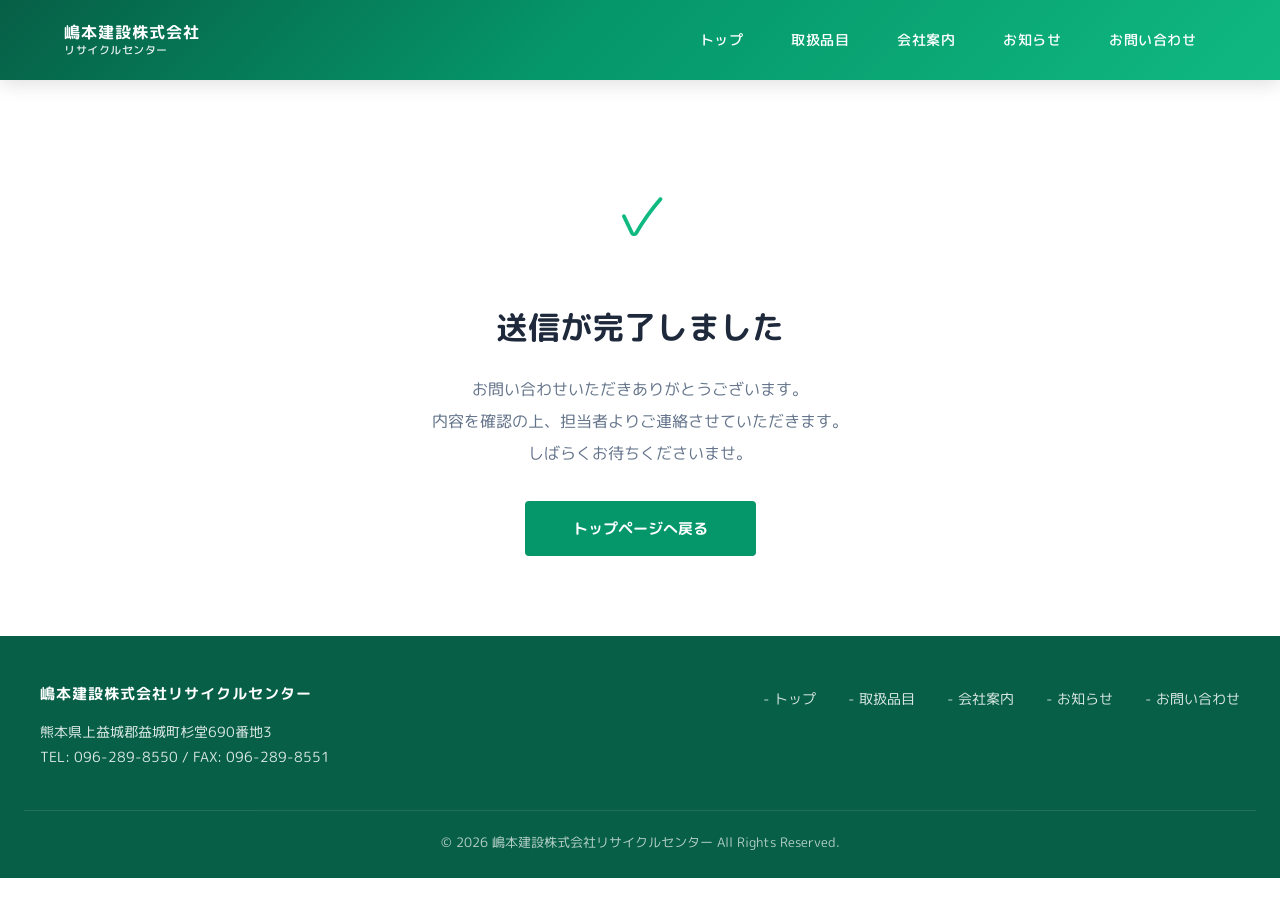
<file: thanks.html>
<!DOCTYPE html>
<html lang="ja">
<head>
  <meta charset="UTF-8">
  <meta name="viewport" content="width=device-width, initial-scale=1.0">
  <title>送信完了 | 嶋本建設株式会社リサイクルセンター</title>
  <meta name="description" content="お問い合わせいただきありがとうございます。">
  <meta name="robots" content="noindex, nofollow">
  <link rel="preconnect" href="https://fonts.googleapis.com">
  <link rel="preconnect" href="https://fonts.gstatic.com" crossorigin>
  <link href="https://fonts.googleapis.com/css2?family=M+PLUS+Rounded+1c:wght@400;500;700;800&display=swap" rel="stylesheet">
  <link rel="stylesheet" href="css/style.css?v=3">
</head>
<body>

  <!-- Header -->
  <header class="header">
    <div class="header-inner">
      <a href="index.html" class="logo">
        <span class="logo-text">嶋本建設株式会社<small>リサイクルセンター</small></span>
      </a>
      <div class="hamburger">
        <span></span><span></span><span></span>
      </div>
      <nav class="nav">
        <ul class="nav-list">
          <li><a href="index.html">トップ</a></li>
          <li><a href="service.html">取扱品目</a></li>
          <li><a href="profile.html">会社案内</a></li>
          <li><a href="news.html">お知らせ</a></li>
          <li><a href="contact.html">お問い合わせ</a></li>
        </ul>
      </nav>
    </div>
  </header>

  <!-- Content -->
  <section class="section" style="margin-top: 80px; min-height: 60vh; display: flex; align-items: center; justify-content: center;">
    <div class="section-inner" style="text-align: center;">
      <div style="font-size: 64px; margin-bottom: 24px; color: var(--accent);">&#10003;</div>
      <h1 style="font-size: 32px; font-weight: 700; margin-bottom: 16px; color: var(--text);">送信が完了しました</h1>
      <p style="font-size: 16px; color: var(--text-light); line-height: 2; margin-bottom: 32px;">
        お問い合わせいただきありがとうございます。<br>
        内容を確認の上、担当者よりご連絡させていただきます。<br>
        しばらくお待ちくださいませ。
      </p>
      <a href="index.html" style="display: inline-block; padding: 14px 48px; background: var(--primary); color: var(--white); border-radius: 4px; font-size: 15px; font-weight: 600; transition: background 0.3s;">トップページへ戻る</a>
    </div>
  </section>

  <!-- Footer -->
  <footer class="footer">
    <div class="footer-inner">
      <div>
        <div class="footer-logo">
          <span class="logo-text">嶋本建設株式会社リサイクルセンター</span>
        </div>
        <p class="footer-address">
          熊本県上益城郡益城町杉堂690番地3<br>
          TEL: 096-289-8550 / FAX: 096-289-8551
        </p>
      </div>
      <ul class="footer-nav">
        <li><a href="index.html">トップ</a></li>
        <li><a href="service.html">取扱品目</a></li>
        <li><a href="profile.html">会社案内</a></li>
        <li><a href="news.html">お知らせ</a></li>
        <li><a href="contact.html">お問い合わせ</a></li>
      </ul>
    </div>
    <p class="footer-bottom">&copy; 2026 嶋本建設株式会社リサイクルセンター All Rights Reserved.</p>
  </footer>

  <script src="js/main.js"></script>
</body>
</html>
</file>
<file: css/style.css>
/* ============================================
   嶋本建設株式会社リサイクルセンター - Corporate Website
   Color Theme: Eco Emerald Green
   ============================================ */

/* --- Reset & Base --- */
*, *::before, *::after {
  margin: 0;
  padding: 0;
  box-sizing: border-box;
}

html {
  scroll-behavior: smooth;
}

body {
  font-family: "M PLUS Rounded 1c", "Hiragino Maru Gothic ProN", "Yu Gothic", "Meiryo", sans-serif;
  color: #333;
  line-height: 1.8;
  background: #fff;
}

a {
  color: inherit;
  text-decoration: none;
}

img {
  max-width: 100%;
  height: auto;
}

/* --- Color Variables (Eco Emerald) --- */
:root {
  --primary: #059669;        /* Emerald 600 */
  --primary-dark: #047857;   /* Emerald 700 */
  --primary-darker: #065f46; /* Emerald 800 */
  --accent: #10b981;         /* Emerald 500 */
  --light: #ecfdf5;          /* Emerald 50 */
  --gradient: linear-gradient(135deg, #065f46 0%, #059669 45%, #10b981 100%);
  --text: #1e293b;
  --text-light: #64748b;
  --white: #ffffff;
  --gray-bg: #f8fafc;
  --border: #e2e8f0;
}

/* --- Header --- */
.header {
  position: fixed;
  top: 0;
  left: 0;
  width: 100%;
  z-index: 1000;
  background: var(--gradient);
  box-shadow: 0 2px 20px rgba(0,0,0,0.15);
  transition: all 0.3s ease;
}

.header-inner {
  max-width: 1200px;
  margin: 0 auto;
  padding: 0 24px;
  display: flex;
  align-items: center;
  justify-content: space-between;
  height: 80px;
}

.logo {
  display: flex;
  align-items: center;
  gap: 12px;
}

.logo-icon {
  width: 48px;
  height: 48px;
}

.logo-text {
  color: var(--white);
  font-size: 16px;
  font-weight: 700;
  letter-spacing: 1px;
  line-height: 1.3;
}

.logo-text small {
  display: block;
  font-size: 11px;
  font-weight: 500;
  opacity: 0.9;
  letter-spacing: 0.5px;
}

/* --- Navigation --- */
.nav-list {
  display: flex;
  list-style: none;
  gap: 8px;
}

.nav-list a {
  display: block;
  padding: 8px 20px;
  color: var(--white);
  font-size: 14px;
  font-weight: 500;
  letter-spacing: 0.5px;
  border-radius: 4px;
  transition: background 0.3s;
  position: relative;
}

.nav-list a::after {
  content: '';
  position: absolute;
  bottom: 4px;
  left: 50%;
  transform: translateX(-50%);
  width: 0;
  height: 2px;
  background: var(--white);
  transition: width 0.3s;
}

.nav-list a:hover::after,
.nav-list a.active::after {
  width: 60%;
}

.nav-list a:hover {
  background: rgba(255,255,255,0.1);
}

/* --- Hamburger Menu --- */
.hamburger {
  display: none;
  flex-direction: column;
  gap: 5px;
  cursor: pointer;
  padding: 8px;
  z-index: 1001;
}

.hamburger span {
  display: block;
  width: 28px;
  height: 2px;
  background: var(--white);
  transition: all 0.3s;
}

.hamburger.active span:nth-child(1) {
  transform: rotate(45deg) translate(5px, 5px);
}

.hamburger.active span:nth-child(2) {
  opacity: 0;
}

.hamburger.active span:nth-child(3) {
  transform: rotate(-45deg) translate(5px, -5px);
}

/* --- Hero Section --- */
.hero {
  position: relative;
  height: 600px;
  display: flex;
  align-items: center;
  justify-content: center;
  overflow: hidden;
  margin-top: 80px;
  background: var(--gradient);
}

.hero-bg {
  position: absolute;
  inset: 0;
  background: url('../images/risaikuru2.webp') center/cover no-repeat;
  z-index: 1;
}

.hero-bg::after {
  content: '';
  position: absolute;
  inset: 0;
  background: linear-gradient(135deg, rgba(6,95,70,0.88) 0%, rgba(5,150,105,0.78) 50%, rgba(16,185,129,0.66) 100%);
  z-index: 2;
}

.hero-content {
  position: relative;
  z-index: 3;
  text-align: center;
  color: var(--white);
  padding: 0 24px;
}

.hero-content h1 {
  font-size: 48px;
  font-weight: 700;
  margin-bottom: 24px;
  letter-spacing: 4px;
  text-shadow: 0 2px 10px rgba(0,0,0,0.25);
}

.hero-content p {
  font-size: 18px;
  line-height: 2;
  text-shadow: 0 1px 5px rgba(0,0,0,0.25);
  max-width: 760px;
  margin: 0 auto;
}

.hero-content .cta-text {
  margin-top: 24px;
  font-size: 16px;
  opacity: 0.95;
}

/* --- Page Hero (Sub pages) --- */
.page-hero {
  position: relative;
  height: 300px;
  display: flex;
  align-items: center;
  justify-content: center;
  margin-top: 80px;
  overflow: hidden;
  background: var(--gradient);
}

.page-hero-bg {
  position: absolute;
  inset: 0;
  background: url('../images/risaikuru1.webp') center 20%/cover no-repeat;
}

.page-hero-bg::after {
  content: '';
  position: absolute;
  inset: 0;
  background: linear-gradient(180deg, rgba(6,95,70,0.45) 0%, rgba(5,150,105,0.6) 50%, rgba(6,95,70,0.85) 100%);
}

.page-hero-content {
  position: relative;
  z-index: 2;
  text-align: center;
  color: var(--white);
}

.page-hero-content .en-title {
  font-size: 14px;
  letter-spacing: 3px;
  text-transform: uppercase;
  margin-bottom: 8px;
  opacity: 0.95;
}

.page-hero-content h1 {
  font-size: 36px;
  font-weight: 700;
  letter-spacing: 4px;
}

/* --- Breadcrumb --- */
.breadcrumb {
  max-width: 1200px;
  margin: 0 auto;
  padding: 16px 24px;
  font-size: 13px;
  color: var(--text-light);
}

.breadcrumb a {
  color: var(--primary);
  text-decoration: underline;
}

.breadcrumb a:hover {
  color: var(--primary-dark);
}

/* --- Section --- */
.section {
  padding: 80px 24px;
}

.section-gray {
  background: var(--gray-bg);
}

.section-inner {
  max-width: 1000px;
  margin: 0 auto;
}

.section-title {
  text-align: center;
  margin-bottom: 48px;
}

.section-title h2 {
  font-size: 32px;
  font-weight: 700;
  color: var(--text);
  letter-spacing: 2px;
}

.section-title .divider {
  display: flex;
  justify-content: center;
  gap: 4px;
  margin-top: 16px;
}

.section-title .divider span {
  display: block;
  height: 3px;
  border-radius: 2px;
}

.section-title .divider span:first-child {
  width: 40px;
  background: #c4efd7;
}

.section-title .divider span:last-child {
  width: 40px;
  background: var(--primary);
}

/* --- Company Table --- */
.company-table {
  width: 100%;
  border-collapse: collapse;
}

.company-table tr {
  border-bottom: 1px solid var(--border);
}

.company-table th {
  text-align: left;
  padding: 20px 24px;
  width: 180px;
  font-weight: 600;
  font-size: 15px;
  color: var(--text);
  vertical-align: top;
}

.company-table td {
  padding: 20px 24px;
  font-size: 15px;
  color: var(--text);
}

/* --- Business Section --- */
.business-block {
  display: flex;
  gap: 48px;
  align-items: flex-start;
  margin-bottom: 48px;
}

.business-block.reverse {
  flex-direction: row-reverse;
}

.business-image {
  flex: 0 0 400px;
  border-radius: 8px;
  overflow: hidden;
  box-shadow: 0 4px 20px rgba(0,0,0,0.1);
}

.business-image img {
  width: 100%;
  height: 300px;
  object-fit: cover;
  display: block;
}

.business-text {
  flex: 1;
}

.business-text h3 {
  font-size: 24px;
  color: var(--primary-dark);
  margin-bottom: 16px;
  padding-bottom: 12px;
  border-bottom: 2px solid var(--accent);
  display: inline-block;
}

.business-text p {
  margin-bottom: 16px;
  line-height: 2;
}

.business-list {
  list-style: none;
  display: grid;
  grid-template-columns: 1fr 1fr;
  gap: 8px 24px;
}

.business-list li {
  padding: 4px 0;
  padding-left: 20px;
  position: relative;
  font-size: 15px;
}

.business-list li::before {
  content: '';
  position: absolute;
  left: 0;
  top: 12px;
  width: 8px;
  height: 8px;
  background: var(--accent);
  border-radius: 50%;
}

/* --- Waste Items Grid --- */
.items-grid {
  display: grid;
  grid-template-columns: repeat(auto-fit, minmax(260px, 1fr));
  gap: 24px;
  margin-top: 32px;
}

.item-card {
  background: var(--white);
  border: 1px solid var(--border);
  border-top: 4px solid var(--primary);
  border-radius: 8px;
  padding: 28px 24px;
  box-shadow: 0 2px 12px rgba(0,0,0,0.04);
  transition: transform 0.3s, box-shadow 0.3s;
}

.item-card:hover {
  transform: translateY(-4px);
  box-shadow: 0 8px 24px rgba(5,150,105,0.12);
}

.item-card h3 {
  font-size: 20px;
  color: var(--primary-dark);
  margin-bottom: 12px;
  font-weight: 700;
}

.item-card p {
  font-size: 14px;
  color: var(--text-light);
  line-height: 1.9;
  margin-bottom: 12px;
}

.item-card ul {
  list-style: none;
}

.item-card ul li {
  font-size: 14px;
  color: var(--text);
  padding: 4px 0 4px 18px;
  position: relative;
}

.item-card ul li::before {
  content: '';
  position: absolute;
  left: 0;
  top: 14px;
  width: 6px;
  height: 6px;
  background: var(--accent);
  border-radius: 50%;
}

/* --- Process Flow --- */
.flow-steps {
  display: grid;
  grid-template-columns: repeat(4, 1fr);
  gap: 16px;
  margin-top: 32px;
  position: relative;
}

.flow-step {
  background: var(--white);
  border: 2px solid var(--light);
  border-radius: 8px;
  padding: 24px 20px;
  text-align: center;
  position: relative;
}

.flow-step::after {
  content: '▶';
  position: absolute;
  right: -14px;
  top: 50%;
  transform: translateY(-50%);
  color: var(--primary);
  font-size: 16px;
  z-index: 2;
}

.flow-step:last-child::after {
  display: none;
}

.flow-step .step-num {
  display: inline-block;
  width: 40px;
  height: 40px;
  line-height: 40px;
  border-radius: 50%;
  background: var(--primary);
  color: var(--white);
  font-weight: 700;
  font-size: 18px;
  margin-bottom: 12px;
}

.flow-step h4 {
  font-size: 16px;
  color: var(--primary-dark);
  margin-bottom: 8px;
  font-weight: 700;
}

.flow-step p {
  font-size: 13px;
  color: var(--text-light);
  line-height: 1.7;
}

/* --- Feature Cards --- */
.features-grid {
  display: grid;
  grid-template-columns: repeat(3, 1fr);
  gap: 28px;
  margin-top: 32px;
}

.feature-card {
  background: var(--white);
  border-radius: 8px;
  padding: 36px 28px;
  text-align: center;
  box-shadow: 0 4px 16px rgba(0,0,0,0.06);
  border-top: 4px solid var(--accent);
  transition: transform 0.3s;
}

.feature-card:hover {
  transform: translateY(-4px);
}

.feature-card .feature-icon {
  width: 64px;
  height: 64px;
  margin: 0 auto 20px;
  background: var(--light);
  border-radius: 50%;
  display: flex;
  align-items: center;
  justify-content: center;
  color: var(--primary);
}

.feature-card .feature-icon svg {
  width: 32px;
  height: 32px;
}

.feature-card h3 {
  font-size: 18px;
  color: var(--primary-dark);
  margin-bottom: 12px;
  font-weight: 700;
}

.feature-card p {
  font-size: 14px;
  color: var(--text-light);
  line-height: 1.9;
}

/* --- Info Box (callouts) --- */
.info-box {
  padding: 24px 28px;
  background: var(--light);
  border-radius: 8px;
  border-left: 4px solid var(--accent);
  margin: 24px 0;
}

.info-box p {
  margin: 0;
  font-size: 15px;
  line-height: 1.9;
  color: var(--text);
}

.info-box p + p {
  margin-top: 8px;
}

.info-box strong {
  color: var(--primary-dark);
}

/* --- License Cards --- */
.license-grid {
  display: grid;
  grid-template-columns: 1fr 1fr;
  gap: 24px;
  margin-top: 24px;
}

.license-card {
  background: var(--white);
  border: 1px solid var(--border);
  border-left: 4px solid var(--primary);
  border-radius: 6px;
  padding: 24px;
}

.license-card h4 {
  font-size: 16px;
  color: var(--primary-dark);
  margin-bottom: 12px;
  font-weight: 700;
}

.license-card dl {
  font-size: 14px;
  line-height: 2;
}

.license-card dt {
  display: inline-block;
  width: 90px;
  color: var(--text-light);
  font-weight: 500;
}

.license-card dd {
  display: inline;
  color: var(--text);
}

.license-card dd::after {
  content: '\A';
  white-space: pre;
}

/* --- News --- */
.news-list {
  list-style: none;
}

.news-list li {
  display: flex;
  gap: 24px;
  padding: 24px 0;
  border-bottom: 1px solid var(--border);
  align-items: baseline;
}

.news-date {
  flex: 0 0 120px;
  font-size: 14px;
  color: var(--text-light);
  font-weight: 500;
}

.news-tag {
  flex: 0 0 80px;
  display: inline-block;
  padding: 2px 12px;
  font-size: 12px;
  background: var(--primary);
  color: var(--white);
  border-radius: 3px;
  text-align: center;
}

.news-title {
  flex: 1;
  font-size: 15px;
}

/* --- Contact Section --- */
.contact-section {
  text-align: center;
  padding: 64px 24px;
  background: var(--gray-bg);
}

.contact-section h2 {
  font-size: 28px;
  font-weight: 700;
  margin-bottom: 32px;
  color: var(--text);
}

.contact-phone {
  font-size: 48px;
  font-weight: 700;
  color: var(--text);
  letter-spacing: 2px;
  margin-bottom: 16px;
  display: block;
}

.contact-phone::before {
  content: '\260E';
  margin-right: 12px;
}

.contact-hours {
  font-size: 14px;
  color: var(--text-light);
  margin-bottom: 24px;
}

.contact-btn {
  display: inline-flex;
  align-items: center;
  gap: 12px;
  padding: 16px 48px;
  background: var(--white);
  border: 2px solid var(--primary);
  color: var(--primary);
  font-size: 16px;
  font-weight: 600;
  border-radius: 4px;
  cursor: pointer;
  transition: all 0.3s;
}

.contact-btn:hover {
  background: var(--primary);
  color: var(--white);
}

.contact-btn svg {
  width: 24px;
  height: 24px;
}

.contact-note {
  margin-top: 16px;
  font-size: 14px;
  color: var(--text-light);
}

/* --- Contact Form --- */
.contact-form {
  max-width: 700px;
  margin: 0 auto;
}

.form-group {
  margin-bottom: 24px;
  text-align: left;
}

.form-group label {
  display: block;
  font-size: 15px;
  font-weight: 600;
  margin-bottom: 8px;
  color: var(--text);
}

.form-group label .required {
  display: inline-block;
  background: #ef4444;
  color: white;
  font-size: 11px;
  padding: 1px 6px;
  border-radius: 3px;
  margin-left: 8px;
  font-weight: 500;
}

.form-group input,
.form-group textarea,
.form-group select {
  width: 100%;
  padding: 12px 16px;
  border: 1px solid var(--border);
  border-radius: 4px;
  font-size: 15px;
  font-family: inherit;
  transition: border-color 0.3s;
}

.form-group input:focus,
.form-group textarea:focus,
.form-group select:focus {
  outline: none;
  border-color: var(--primary);
  box-shadow: 0 0 0 3px rgba(5,150,105,0.1);
}

.form-group textarea {
  height: 180px;
  resize: vertical;
}

.submit-btn {
  display: inline-block;
  padding: 16px 64px;
  background: var(--primary);
  color: var(--white);
  border: none;
  border-radius: 4px;
  font-size: 16px;
  font-weight: 600;
  cursor: pointer;
  transition: background 0.3s;
}

.submit-btn:hover {
  background: var(--primary-dark);
}

/* --- Floating Contact Button --- */
.float-contact {
  position: fixed;
  bottom: 32px;
  right: 32px;
  width: 60px;
  height: 60px;
  background: var(--accent);
  border-radius: 50%;
  display: flex;
  align-items: center;
  justify-content: center;
  box-shadow: 0 4px 16px rgba(16,185,129,0.4);
  transition: transform 0.3s, box-shadow 0.3s;
  z-index: 999;
}

.float-contact:hover {
  transform: scale(1.1);
  box-shadow: 0 6px 24px rgba(16,185,129,0.5);
}

.float-contact svg {
  width: 28px;
  height: 28px;
  fill: var(--white);
}

/* --- Parent Link Banner --- */
.parent-link {
  background: var(--light);
  padding: 20px 24px;
  text-align: center;
  font-size: 14px;
  color: var(--text);
}

.parent-link a {
  color: var(--primary-dark);
  font-weight: 600;
  text-decoration: underline;
}

.parent-link a:hover {
  color: var(--primary);
}

/* --- Footer --- */
.footer {
  background: var(--primary-darker);
  color: var(--white);
  padding: 48px 24px 24px;
}

.footer-inner {
  max-width: 1200px;
  margin: 0 auto;
  display: flex;
  justify-content: space-between;
  align-items: flex-start;
  gap: 48px;
}

.footer-logo {
  display: flex;
  align-items: center;
  gap: 12px;
  margin-bottom: 16px;
}

.footer-logo .logo-icon {
  width: 40px;
  height: 40px;
}

.footer-logo .logo-text {
  font-size: 15px;
  font-weight: 700;
  color: var(--white);
}

.footer-address {
  font-size: 14px;
  line-height: 1.8;
  opacity: 0.85;
}

.footer-nav {
  display: flex;
  gap: 32px;
  list-style: none;
}

.footer-nav a {
  font-size: 14px;
  color: var(--white);
  opacity: 0.85;
  transition: opacity 0.3s;
}

.footer-nav a:hover {
  opacity: 1;
}

.footer-nav a::before {
  content: '- ';
}

.footer-bottom {
  text-align: center;
  margin-top: 40px;
  padding-top: 20px;
  border-top: 1px solid rgba(255,255,255,0.15);
  font-size: 13px;
  opacity: 0.7;
}

/* --- Responsive --- */
@media (max-width: 768px) {
  .header-inner {
    height: 64px;
  }

  .logo-text {
    font-size: 14px;
  }

  .logo-text small {
    font-size: 10px;
  }

  .hamburger {
    display: flex;
  }

  .nav {
    position: fixed;
    top: 0;
    right: -100%;
    width: 280px;
    height: 100vh;
    background: var(--primary-darker);
    padding: 80px 24px 24px;
    transition: right 0.3s ease;
    box-shadow: -4px 0 20px rgba(0,0,0,0.2);
  }

  .nav.open {
    right: 0;
  }

  .nav-list {
    flex-direction: column;
    gap: 0;
  }

  .nav-list a {
    padding: 16px 12px;
    font-size: 16px;
    border-bottom: 1px solid rgba(255,255,255,0.1);
    border-radius: 0;
  }

  .nav-list a::after {
    display: none;
  }

  .hero {
    height: 480px;
    margin-top: 64px;
  }

  .hero-bg {
    background-image: url('../images/risaikuru2-mobile.webp');
  }

  .page-hero-bg {
    background-image: url('../images/risaikuru1-mobile.webp');
  }

  .hero-content h1 {
    font-size: 28px;
    letter-spacing: 2px;
  }

  .hero-content p {
    font-size: 15px;
  }

  .page-hero {
    height: 200px;
    margin-top: 64px;
  }

  .page-hero-content h1 {
    font-size: 24px;
  }

  .section {
    padding: 48px 16px;
  }

  .section-title h2 {
    font-size: 24px;
  }

  .business-block {
    flex-direction: column;
    gap: 24px;
  }

  .business-block.reverse {
    flex-direction: column;
  }

  .business-image {
    flex: none;
    width: 100%;
  }

  .business-list {
    grid-template-columns: 1fr;
  }

  .items-grid {
    grid-template-columns: 1fr;
  }

  .flow-steps {
    grid-template-columns: 1fr;
    gap: 24px;
  }

  .flow-step::after {
    content: '▼';
    right: 50%;
    top: auto;
    bottom: -22px;
    transform: translateX(50%);
  }

  .features-grid {
    grid-template-columns: 1fr;
  }

  .license-grid {
    grid-template-columns: 1fr;
  }

  .company-table th,
  .company-table td {
    display: block;
    padding: 8px 16px;
    width: 100%;
  }

  .company-table th {
    padding-bottom: 0;
    color: var(--primary-dark);
  }

  .company-table tr {
    padding: 8px 0;
  }

  .news-list li {
    flex-wrap: wrap;
    gap: 8px;
  }

  .news-date {
    flex: 0 0 auto;
  }

  .contact-phone {
    font-size: 32px;
  }

  .footer-inner {
    flex-direction: column;
    gap: 32px;
  }

  .footer-nav {
    flex-direction: column;
    gap: 12px;
  }

  .float-contact {
    bottom: 20px;
    right: 20px;
    width: 52px;
    height: 52px;
  }
}
</file>
